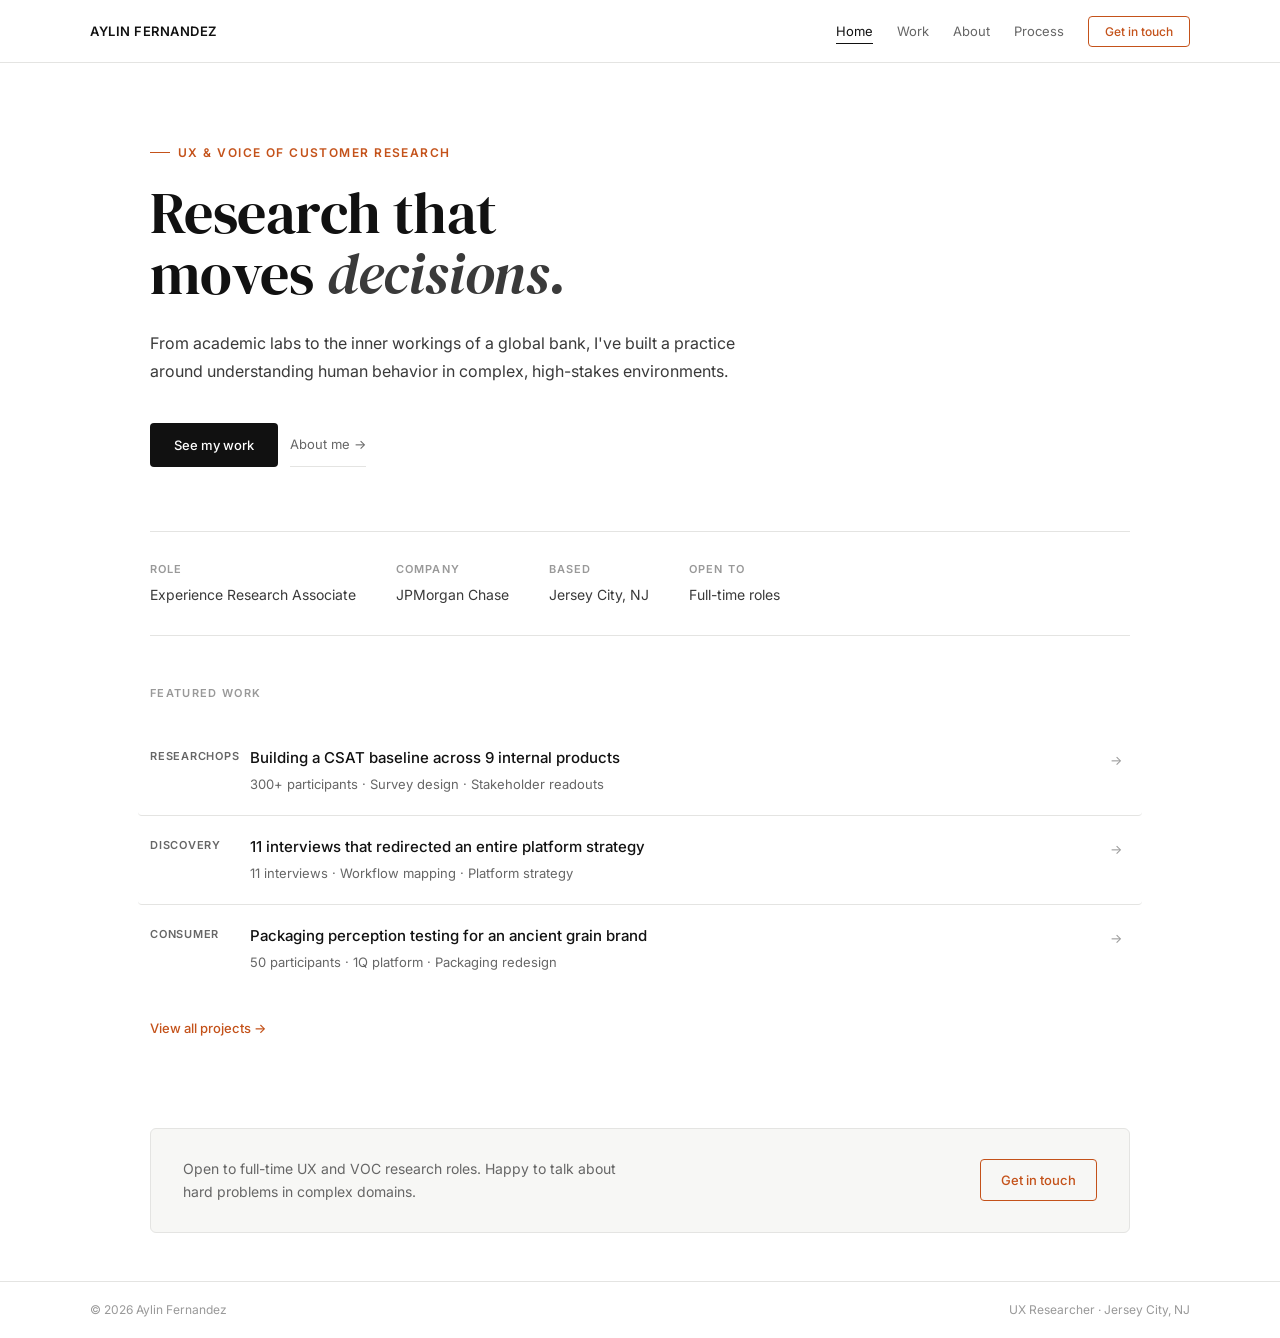
<file: index.html>
<!DOCTYPE html>
<html lang="en">
<head>
<meta charset="UTF-8">
<meta name="viewport" content="width=device-width, initial-scale=1.0">
<title>Aylin Fernandez — UX Researcher</title>
<link rel="stylesheet" href="shared.css">
<style>
/* HERO */
.home-hero {
  padding: 80px 0 64px;
  border-bottom: 1px solid var(--border);
}
.home-eyebrow {
  font-size: 12px;
  font-weight: 600;
  letter-spacing: 0.12em;
  text-transform: uppercase;
  color: var(--accent);
  margin-bottom: 20px;
  display: flex;
  align-items: center;
  gap: 8px;
}
.home-eyebrow::before {
  content: '';
  display: inline-block;
  width: 20px;
  height: 1px;
  background: var(--accent);
}
.home-headline {
  font-family: var(--serif);
  font-size: clamp(42px, 6vw, 58px);
  font-weight: 400;
  line-height: 1.05;
  color: var(--ink);
  margin-bottom: 24px;
  letter-spacing: -0.01em;
  max-width: 720px;
}
.home-headline em { font-style: italic; color: var(--ink2); }
.home-sub {
  font-size: 16px;
  color: var(--ink2);
  line-height: 1.8;
  max-width: 640px;
  margin-bottom: 36px;
}
.home-actions { display: flex; gap: 12px; align-items: center; }
.btn-primary {
  font-size: 13px;
  font-weight: 500;
  background: var(--ink);
  color: white;
  padding: 11px 24px;
  border-radius: 4px;
  text-decoration: none;
  transition: opacity 0.15s;
}
.btn-primary:hover { opacity: 0.82; }
.btn-ghost {
  font-size: 13px;
  color: var(--muted);
  text-decoration: none;
  padding: 11px 0;
  border-bottom: 1px solid var(--border);
  transition: all 0.15s;
}
.btn-ghost:hover { color: var(--ink); border-color: var(--ink); }

/* META STRIP */
.home-meta-strip {
  display: flex;
  gap: 40px;
  padding: 28px 0;
  border-bottom: 1px solid var(--border);
  flex-wrap: wrap;
}
.home-meta-item { display: flex; flex-direction: column; gap: 4px; }
.home-meta-item span:first-child {
  font-size: 11px;
  font-weight: 600;
  letter-spacing: 0.1em;
  text-transform: uppercase;
  color: var(--light);
}
.home-meta-item span:last-child { font-size: 14px; color: var(--ink2); }

/* FEATURED */
.home-featured { padding: 48px 0; }
.home-featured-label {
  font-size: 11px;
  font-weight: 600;
  letter-spacing: 0.12em;
  text-transform: uppercase;
  color: var(--light);
  margin-bottom: 24px;
}
.featured-list { display: flex; flex-direction: column; }
.featured-row {
  display: grid;
  grid-template-columns: 80px 1fr 20px;
  gap: 20px;
  padding: 20px 0;
  border-bottom: 1px solid var(--border);
  align-items: start;
  text-decoration: none;
  color: inherit;
  transition: background 0.15s;
  border-radius: 4px;
  margin: 0 -12px;
  padding-left: 12px;
  padding-right: 12px;
}
.featured-row:last-child { border-bottom: none; }
.featured-row:hover { background: var(--surface); }
.featured-row:hover .fr-arrow { color: var(--accent); transform: translateX(3px); }
.fr-tag {
  font-size: 11px;
  font-weight: 600;
  letter-spacing: 0.07em;
  text-transform: uppercase;
  color: var(--muted);
  padding-top: 2px;
  line-height: 1.4;
}
.fr-title { font-size: 15px; font-weight: 500; color: var(--ink); margin-bottom: 5px; line-height: 1.4; }
.fr-meta { font-size: 13px; color: var(--muted); }
.fr-arrow { font-size: 13px; color: var(--light); padding-top: 2px; transition: all 0.15s; }
.home-all-link {
  display: inline-flex;
  align-items: center;
  gap: 6px;
  font-size: 13px;
  font-weight: 500;
  color: var(--accent);
  text-decoration: none;
  margin-top: 24px;
}
.home-all-link:hover { text-decoration: underline; }

/* CONTACT NUDGE */
.home-contact-nudge {
  margin-top: 40px;
  margin-bottom: 48px;
  padding: 28px 32px;
  background: var(--surface);
  border-radius: 6px;
  border: 1px solid var(--border);
  display: flex;
  justify-content: space-between;
  align-items: center;
  gap: 24px;
}
.home-contact-nudge p { font-size: 14px; color: var(--muted); line-height: 1.65; max-width: 440px; }
.nudge-cta {
  font-size: 13px;
  font-weight: 500;
  color: var(--accent);
  text-decoration: none;
  border: 1px solid var(--accent);
  padding: 9px 20px;
  border-radius: 4px;
  white-space: nowrap;
  transition: background 0.15s;
  flex-shrink: 0;
}
.nudge-cta:hover { background: var(--accent-light); }

@media (max-width: 768px) {
  .home-meta-strip { gap: 20px; }
  .featured-row { grid-template-columns: 64px 1fr 16px; }
  .home-contact-nudge { flex-direction: column; align-items: flex-start; }
}
</style>
</head>
<body>

<div class="nav-outer">
  <div class="nav-inner">
    <a href="index.html" class="nav-logo">Aylin Fernandez</a>
    <ul class="nav-links">
      <li><a href="index.html" class="active">Home</a></li>
      <li><a href="work.html">Work</a></li>
      <li><a href="about.html">About</a></li>
      <li><a href="process.html">Process</a></li>
      <li><a href="contact.html" class="nav-cta">Get in touch</a></li>
    </ul>
  </div>
</div>

<div class="content">
  <div class="home-hero">
    <div class="home-eyebrow">UX &amp; Voice of Customer Research</div>
    <h1 class="home-headline">Research that<br>moves <em>decisions.</em></h1>
    <p class="home-sub">From academic labs to the inner workings of a global bank, I've built a practice around understanding human behavior in complex, high-stakes environments.</p>
    <div class="home-actions">
      <a href="work.html" class="btn-primary">See my work</a>
      <a href="about.html" class="btn-ghost">About me →</a>
    </div>
  </div>

  <div class="home-meta-strip">
    <div class="home-meta-item"><span>Role</span><span>Experience Research Associate</span></div>
    <div class="home-meta-item"><span>Company</span><span>JPMorgan Chase</span></div>
    <div class="home-meta-item"><span>Based</span><span>Jersey City, NJ</span></div>
    <div class="home-meta-item"><span>Open to</span><span>Full-time roles</span></div>
  </div>

  <div class="home-featured">
    <div class="home-featured-label">Featured work</div>
    <div class="featured-list">
      <a href="project-csat.html" class="featured-row">
        <div class="fr-tag">ResearchOps</div>
        <div><div class="fr-title">Building a CSAT baseline across 9 internal products</div><div class="fr-meta">300+ participants · Survey design · Stakeholder readouts</div></div>
        <div class="fr-arrow">→</div>
      </a>
      <a href="project-analytics.html" class="featured-row">
        <div class="fr-tag">Discovery</div>
        <div><div class="fr-title">11 interviews that redirected an entire platform strategy</div><div class="fr-meta">11 interviews · Workflow mapping · Platform strategy</div></div>
        <div class="fr-arrow">→</div>
      </a>
      <a href="project-ollin.html" class="featured-row">
        <div class="fr-tag">Consumer</div>
        <div><div class="fr-title">Packaging perception testing for an ancient grain brand</div><div class="fr-meta">50 participants · 1Q platform · Packaging redesign</div></div>
        <div class="fr-arrow">→</div>
      </a>
    </div>
    <a href="work.html" class="home-all-link">View all projects →</a>
  </div>

  <div class="home-contact-nudge">
    <p>Open to full-time UX and VOC research roles. Happy to talk about hard problems in complex domains.</p>
    <a href="contact.html" class="nudge-cta">Get in touch</a>
  </div>
</div>

<div class="footer-outer">
  <div class="footer-inner">
    <span>© 2026 Aylin Fernandez</span>
    <span>UX Researcher · Jersey City, NJ</span>
  </div>
</div>

</body>
</html>
</file>
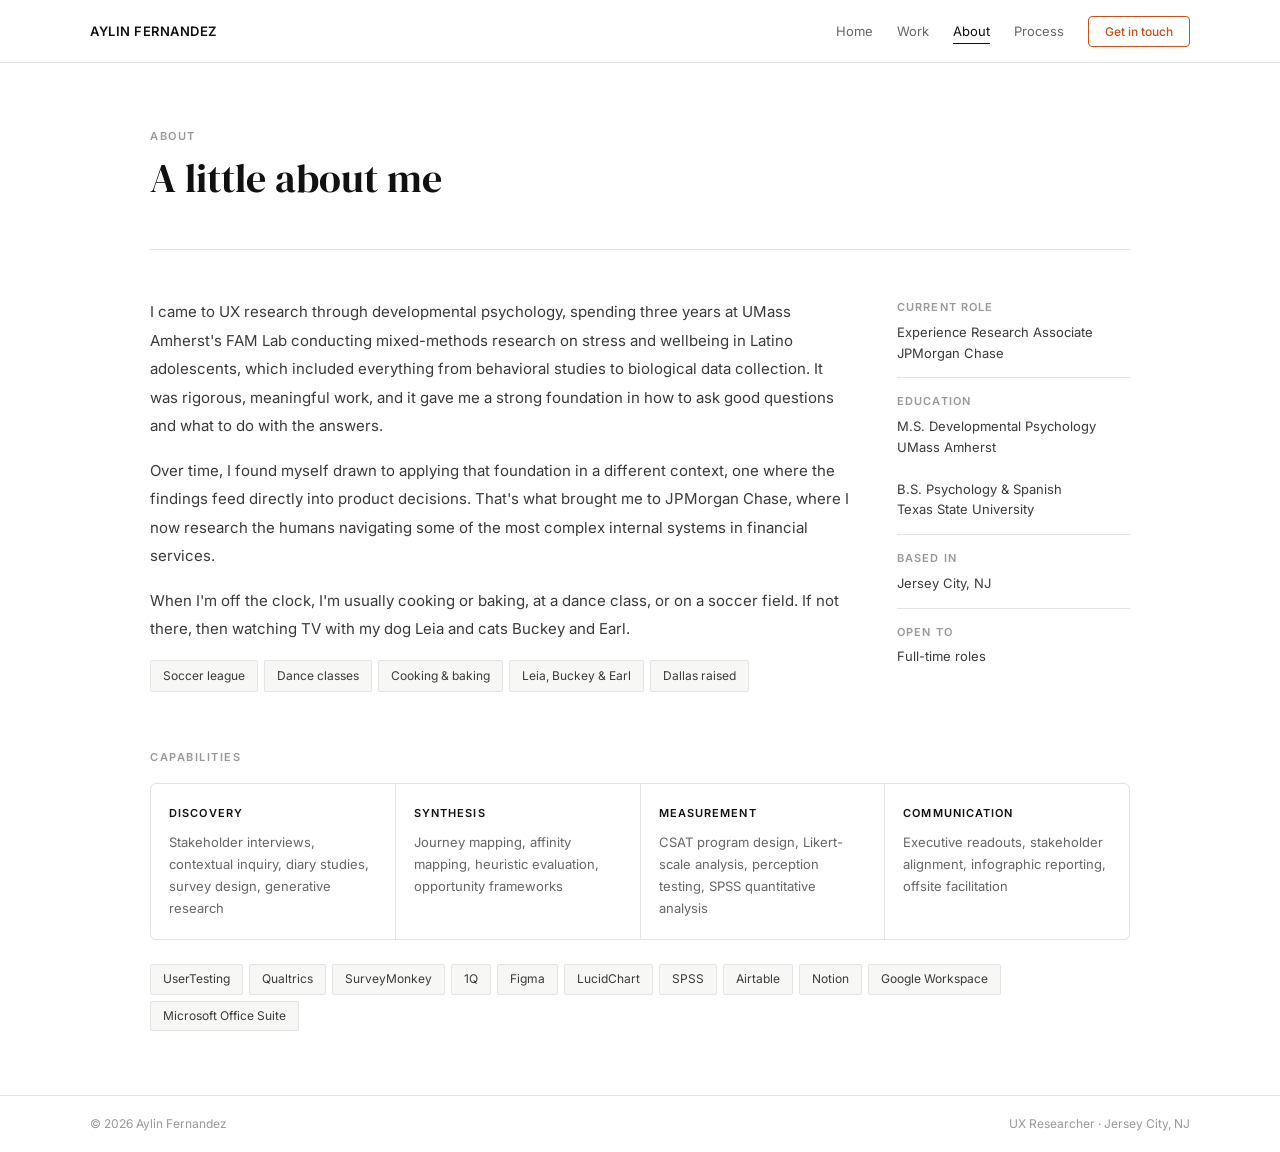
<file: about.html>
<!DOCTYPE html>
<html lang="en">
<head>
<meta charset="UTF-8">
<meta name="viewport" content="width=device-width, initial-scale=1.0">
<title>About — Aylin Fernandez</title>
<link rel="stylesheet" href="shared.css">
<style>
.about-bio {
  display: grid;
  grid-template-columns: 1.5fr 0.5fr;
  gap: 48px;
  margin-bottom: 56px;
}
.about-text { font-size: 15px; color: var(--ink2); line-height: 1.9; }
.about-text p { margin-bottom: 16px; }
.about-text p:last-child { margin-bottom: 0; }
.fun-tags { display: flex; flex-wrap: wrap; gap: 6px; margin-top: 16px; }
.fun-tag {
  font-size: 12px;
  color: var(--ink2);
  background: var(--surface);
  border: 1px solid var(--border);
  padding: 4px 12px;
  border-radius: 2px;
}
.about-aside { display: flex; flex-direction: column; }
.aside-item { padding: 14px 0; border-bottom: 1px solid var(--border); }
.aside-item:first-child { padding-top: 0; }
.aside-item:last-child { border: none; }
.aside-label {
  font-size: 11px;
  font-weight: 600;
  letter-spacing: 0.1em;
  text-transform: uppercase;
  color: var(--light);
  margin-bottom: 5px;
}
.aside-val { font-size: 13px; color: var(--ink2); line-height: 1.6; }

.caps-label {
  font-size: 11px;
  font-weight: 600;
  letter-spacing: 0.14em;
  text-transform: uppercase;
  color: var(--light);
  margin-bottom: 16px;
}
.caps-grid {
  display: grid;
  grid-template-columns: repeat(4, 1fr);
  gap: 1px;
  background: var(--border);
  border: 1px solid var(--border);
  border-radius: 6px;
  overflow: hidden;
  margin-bottom: 24px;
}
.cap-cell { background: var(--bg); padding: 20px 18px; }
.cap-cell h4 {
  font-size: 11px;
  font-weight: 600;
  letter-spacing: 0.1em;
  text-transform: uppercase;
  color: var(--ink);
  margin-bottom: 8px;
}
.cap-cell p { font-size: 13px; color: var(--muted); line-height: 1.7; }

.tools-wrap { display: flex; flex-wrap: wrap; gap: 6px; margin-bottom: 64px; }
.tool-pill {
  font-size: 12px;
  color: var(--ink2);
  background: var(--surface);
  border: 1px solid var(--border);
  padding: 4px 12px;
  border-radius: 2px;
}

@media (max-width: 768px) {
  .about-bio { grid-template-columns: 1fr; }
  .caps-grid { grid-template-columns: 1fr 1fr; }
}
</style>
</head>
<body>

<div class="nav-outer">
  <div class="nav-inner">
    <a href="index.html" class="nav-logo">Aylin Fernandez</a>
    <ul class="nav-links">
      <li><a href="index.html">Home</a></li>
      <li><a href="work.html">Work</a></li>
      <li><a href="about.html" class="active">About</a></li>
      <li><a href="process.html">Process</a></li>
      <li><a href="contact.html" class="nav-cta">Get in touch</a></li>
    </ul>
  </div>
</div>

<div class="content">
  <div class="page-header">
    <div class="page-label">About</div>
    <h1 class="page-title">A little about me</h1>
  </div>

  <div class="about-bio">
    <div class="about-text">
      <p>I came to UX research through developmental psychology, spending three years at UMass Amherst's FAM Lab conducting mixed-methods research on stress and wellbeing in Latino adolescents, which included everything from behavioral studies to biological data collection. It was rigorous, meaningful work, and it gave me a strong foundation in how to ask good questions and what to do with the answers.</p>
      <p>Over time, I found myself drawn to applying that foundation in a different context, one where the findings feed directly into product decisions. That's what brought me to JPMorgan Chase, where I now research the humans navigating some of the most complex internal systems in financial services.</p>
      <p>When I'm off the clock, I'm usually cooking or baking, at a dance class, or on a soccer field. If not there, then watching TV with my dog Leia and cats Buckey and Earl.</p>
      <div class="fun-tags">
        <span class="fun-tag">Soccer league</span>
        <span class="fun-tag">Dance classes</span>
        <span class="fun-tag">Cooking &amp; baking</span>
        <span class="fun-tag">Leia, Buckey &amp; Earl</span>
        <span class="fun-tag">Dallas raised</span>
      </div>
    </div>
    <div class="about-aside">
      <div class="aside-item">
        <div class="aside-label">Current role</div>
        <div class="aside-val">Experience Research Associate<br>JPMorgan Chase</div>
      </div>
      <div class="aside-item">
        <div class="aside-label">Education</div>
        <div class="aside-val">M.S. Developmental Psychology<br>UMass Amherst<br><br>B.S. Psychology &amp; Spanish<br>Texas State University</div>
      </div>
      <div class="aside-item">
        <div class="aside-label">Based in</div>
        <div class="aside-val">Jersey City, NJ</div>
      </div>
      <div class="aside-item">
        <div class="aside-label">Open to</div>
        <div class="aside-val">Full-time roles</div>
      </div>
    </div>
  </div>

  <div class="caps-label">Capabilities</div>
  <div class="caps-grid">
    <div class="cap-cell"><h4>Discovery</h4><p>Stakeholder interviews, contextual inquiry, diary studies, survey design, generative research</p></div>
    <div class="cap-cell"><h4>Synthesis</h4><p>Journey mapping, affinity mapping, heuristic evaluation, opportunity frameworks</p></div>
    <div class="cap-cell"><h4>Measurement</h4><p>CSAT program design, Likert-scale analysis, perception testing, SPSS quantitative analysis</p></div>
    <div class="cap-cell"><h4>Communication</h4><p>Executive readouts, stakeholder alignment, infographic reporting, offsite facilitation</p></div>
  </div>

  <div class="tools-wrap">
    <span class="tool-pill">UserTesting</span>
    <span class="tool-pill">Qualtrics</span>
    <span class="tool-pill">SurveyMonkey</span>
    <span class="tool-pill">1Q</span>
    <span class="tool-pill">Figma</span>
    <span class="tool-pill">LucidChart</span>
    <span class="tool-pill">SPSS</span>
    <span class="tool-pill">Airtable</span>
    <span class="tool-pill">Notion</span>
    <span class="tool-pill">Google Workspace</span>
    <span class="tool-pill">Microsoft Office Suite</span>
  </div>
</div>

<div class="footer-outer">
  <div class="footer-inner">
    <span>© 2026 Aylin Fernandez</span>
    <span>UX Researcher · Jersey City, NJ</span>
  </div>
</div>

</body>
</html>
</file>
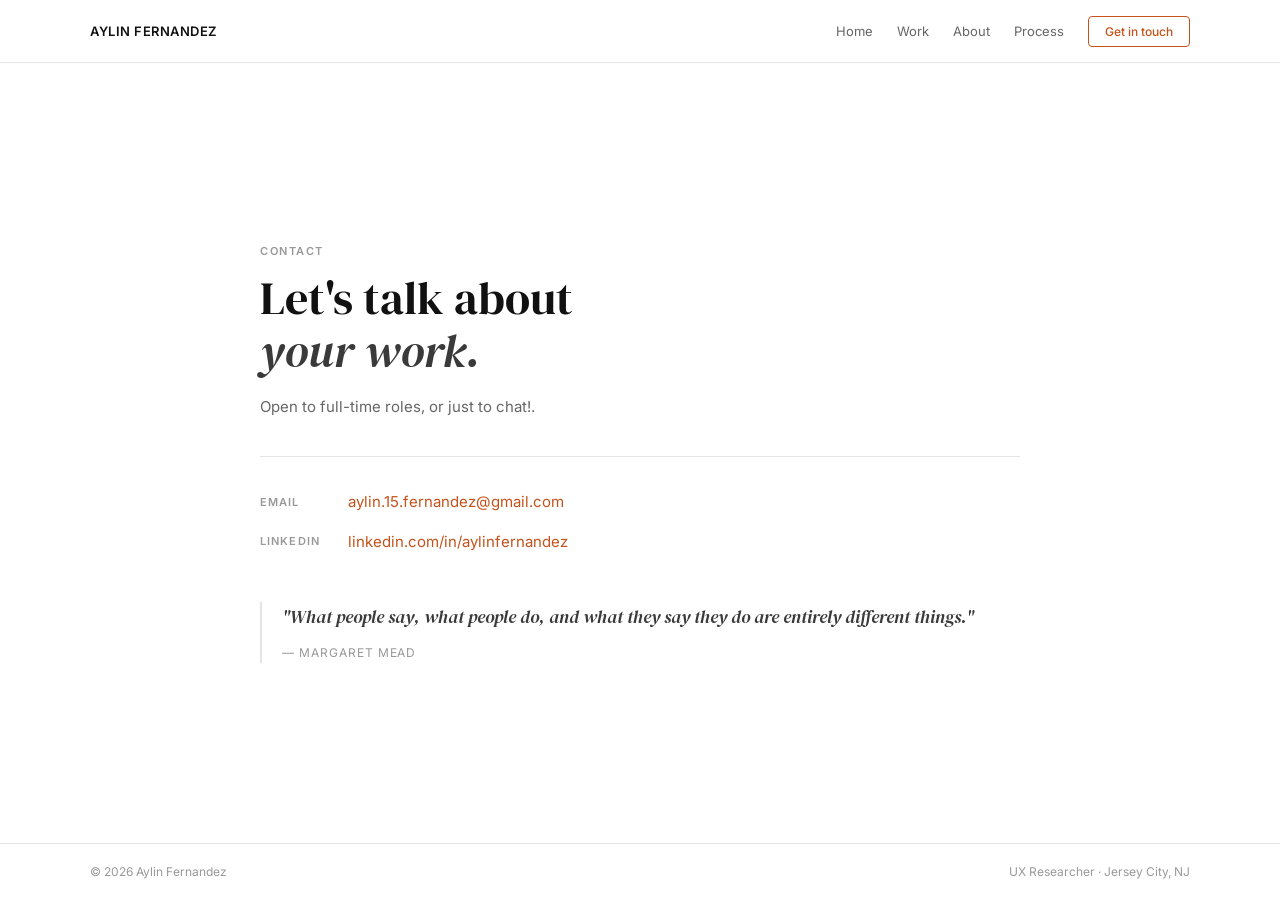
<file: contact.html>
<!DOCTYPE html>
<html lang="en">
<head>
<meta charset="UTF-8">
<meta name="viewport" content="width=device-width, initial-scale=1.0">
<title>Contact — Aylin Fernandez</title>
<link rel="stylesheet" href="shared.css">
<style>
.contact-wrap {
  flex: 1;
  display: flex;
  align-items: center;
  justify-content: center;
  padding: 80px 40px;
  min-height: calc(100vh - 120px);
}
.contact-inner { max-width: 760px; width: 100%; }
.contact-headline {
  font-family: var(--serif);
  font-size: clamp(36px, 5vw, 46px);
  font-weight: 400;
  line-height: 1.15;
  color: var(--ink);
  margin-bottom: 16px;
  margin-top: 12px;
}
.contact-headline em { font-style: italic; color: var(--ink2); }
.contact-desc { font-size: 15px; color: var(--muted); line-height: 1.75; margin-bottom: 36px; }
.contact-divider { height: 1px; background: var(--border); margin-bottom: 32px; }
.contact-rows { display: flex; flex-direction: column; gap: 14px; margin-bottom: 48px; }
.contact-row { display: flex; align-items: center; gap: 16px; }
.contact-row-label {
  font-size: 11px;
  font-weight: 600;
  letter-spacing: 0.1em;
  text-transform: uppercase;
  color: var(--light);
  min-width: 72px;
}
.contact-row-val { font-size: 15px; }
.contact-row-val a { color: var(--accent); text-decoration: none; }
.contact-row-val a:hover { text-decoration: underline; }
.quote-block { border-left: 2px solid var(--border); padding-left: 20px; }
.quote-text {
  font-family: var(--serif);
  font-size: 18px;
  font-style: italic;
  color: var(--ink2);
  line-height: 1.7;
  margin-bottom: 10px;
}
.quote-cite {
  font-size: 12px;
  color: var(--light);
  letter-spacing: 0.08em;
  text-transform: uppercase;
}
</style>
</head>
<body>

<div class="nav-outer">
  <div class="nav-inner">
    <a href="index.html" class="nav-logo">Aylin Fernandez</a>
    <ul class="nav-links">
      <li><a href="index.html">Home</a></li>
      <li><a href="work.html">Work</a></li>
      <li><a href="about.html">About</a></li>
      <li><a href="process.html">Process</a></li>
      <li><a href="contact.html" class="nav-cta active">Get in touch</a></li>
    </ul>
  </div>
</div>

<div class="contact-wrap">
  <div class="contact-inner">
    <div class="page-label">Contact</div>
    <h1 class="contact-headline">Let's talk about<br><em>your work.</em></h1>
    <p class="contact-desc">Open to full-time roles, or just to chat!.</p>
    <div class="contact-divider"></div>
    <div class="contact-rows">
      <div class="contact-row">
        <span class="contact-row-label">Email</span>
        <span class="contact-row-val"><a href="mailto:aylin.15.fernandez@gmail.com">aylin.15.fernandez@gmail.com</a></span>
      </div>
      <div class="contact-row">
        <span class="contact-row-label">LinkedIn</span>
        <span class="contact-row-val"><a href="https://www.linkedin.com/in/aylinfernandez/" target="_blank">linkedin.com/in/aylinfernandez</a></span>
      </div>
    </div>
    <div class="quote-block">
      <div class="quote-text">"What people say, what people do, and what they say they do are entirely different things."</div>
      <div class="quote-cite">— Margaret Mead</div>
    </div>
  </div>
</div>

<div class="footer-outer">
  <div class="footer-inner">
    <span>© 2026 Aylin Fernandez</span>
    <span>UX Researcher · Jersey City, NJ</span>
  </div>
</div>

</body>
</html>
</file>
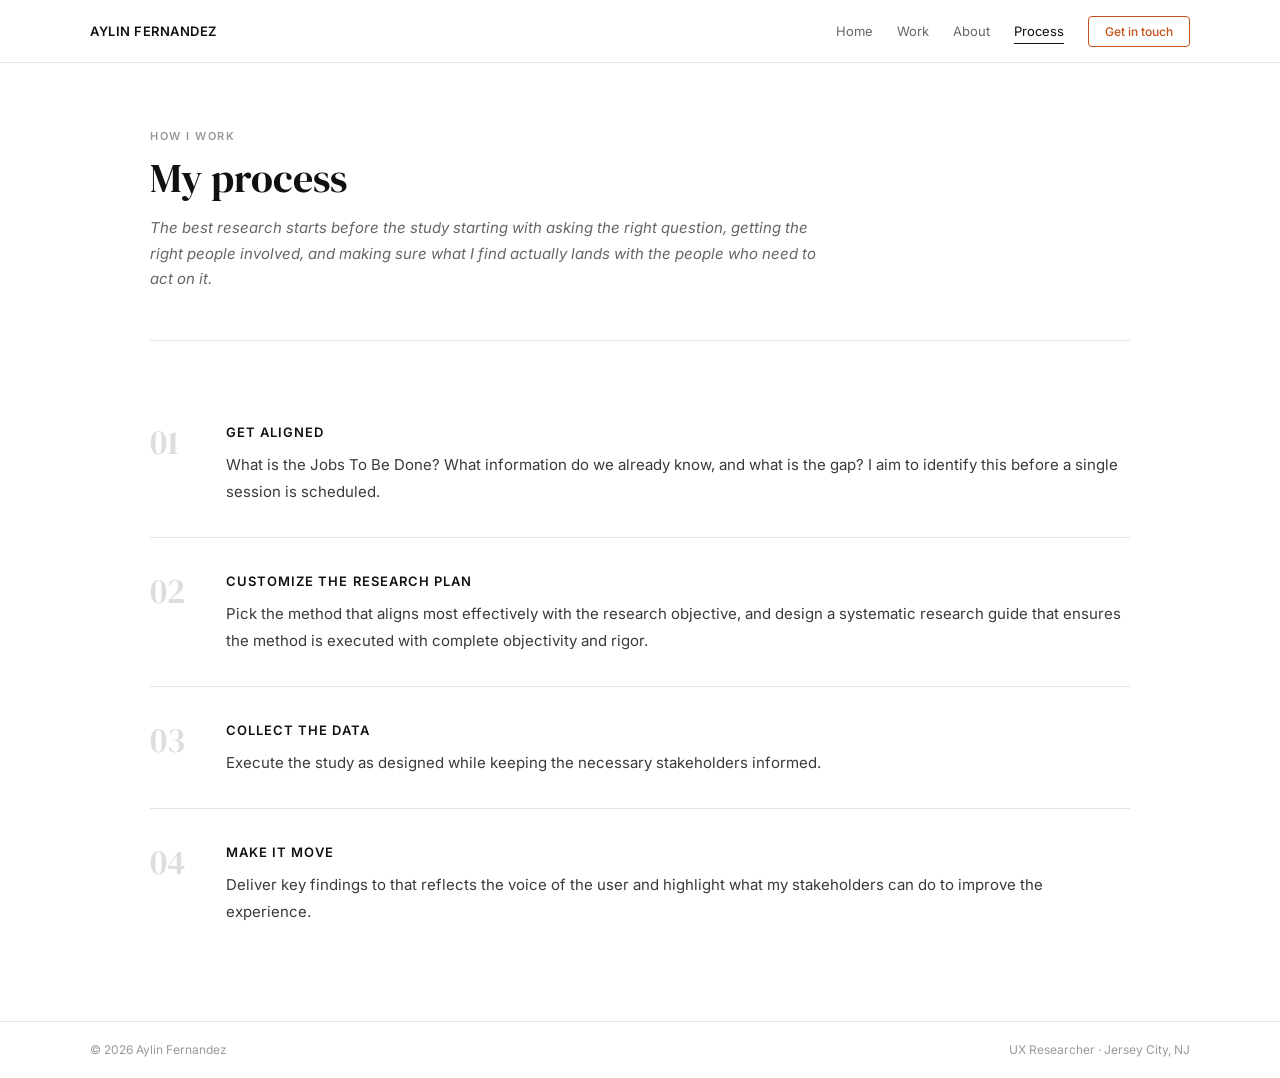
<file: process.html>
<!DOCTYPE html>
<html lang="en">
<head>
<meta charset="UTF-8">
<meta name="viewport" content="width=device-width, initial-scale=1.0">
<title>Process — Aylin Fernandez</title>
<link rel="stylesheet" href="shared.css">
<style>
.process-steps { display: flex; flex-direction: column; margin-bottom: 64px; }
.process-step {
  display: grid;
  grid-template-columns: 52px 1fr;
  gap: 24px;
  padding: 32px 0;
  border-bottom: 1px solid var(--border);
  align-items: start;
}
.process-step:last-child { border-bottom: none; }
.step-num {
  font-family: var(--serif);
  font-size: 34px;
  color: #DDDDDD;
  font-weight: 400;
  line-height: 1;
  padding-top: 4px;
}
.step-title {
  font-size: 13px;
  font-weight: 600;
  letter-spacing: 0.08em;
  text-transform: uppercase;
  color: var(--ink);
  margin-bottom: 8px;
}
.step-text { font-size: 15px; color: var(--ink2); line-height: 1.8; }
</style>
</head>
<body>

<div class="nav-outer">
  <div class="nav-inner">
    <a href="index.html" class="nav-logo">Aylin Fernandez</a>
    <ul class="nav-links">
      <li><a href="index.html">Home</a></li>
      <li><a href="work.html">Work</a></li>
      <li><a href="about.html">About</a></li>
      <li><a href="process.html" class="active">Process</a></li>
      <li><a href="contact.html" class="nav-cta">Get in touch</a></li>
    </ul>
  </div>
</div>

<div class="content">
  <div class="page-header">
    <div class="page-label">How I work</div>
    <h1 class="page-title">My process</h1>
    <p class="page-intro">The best research starts before the study starting with asking the right question, getting the right people involved, and making sure what I find actually lands with the people who need to act on it.</p>
  </div>

  <div class="process-steps">
    <div class="process-step">
      <div class="step-num">01</div>
      <div>
        <div class="step-title">Get aligned</div>
        <p class="step-text">What is the Jobs To Be Done? What information do we already know, and what is the gap? I aim to identify this before a single session is scheduled.</p>
      </div>
    </div>
    <div class="process-step">
      <div class="step-num">02</div>
      <div>
        <div class="step-title">Customize the research plan</div>
        <p class="step-text">Pick the method that aligns most effectively with the research objective, and design a systematic research guide that ensures the method is executed with complete objectivity and rigor. </p>
      </div>
    </div>
    <div class="process-step">
      <div class="step-num">03</div>
      <div>
        <div class="step-title">Collect the data</div>
        <p class="step-text">Execute the study as designed while keeping the necessary stakeholders informed.</p>
      </div>
    </div>
    <div class="process-step">
      <div class="step-num">04</div>
      <div>
        <div class="step-title">Make it move</div>
        <p class="step-text">Deliver key findings to that reflects the voice of the user and highlight what my stakeholders can do to improve the experience. </p>
      </div>
    </div>
  </div>
</div>

<div class="footer-outer">
  <div class="footer-inner">
    <span>© 2026 Aylin Fernandez</span>
    <span>UX Researcher · Jersey City, NJ</span>
  </div>
</div>

</body>
</html>
</file>
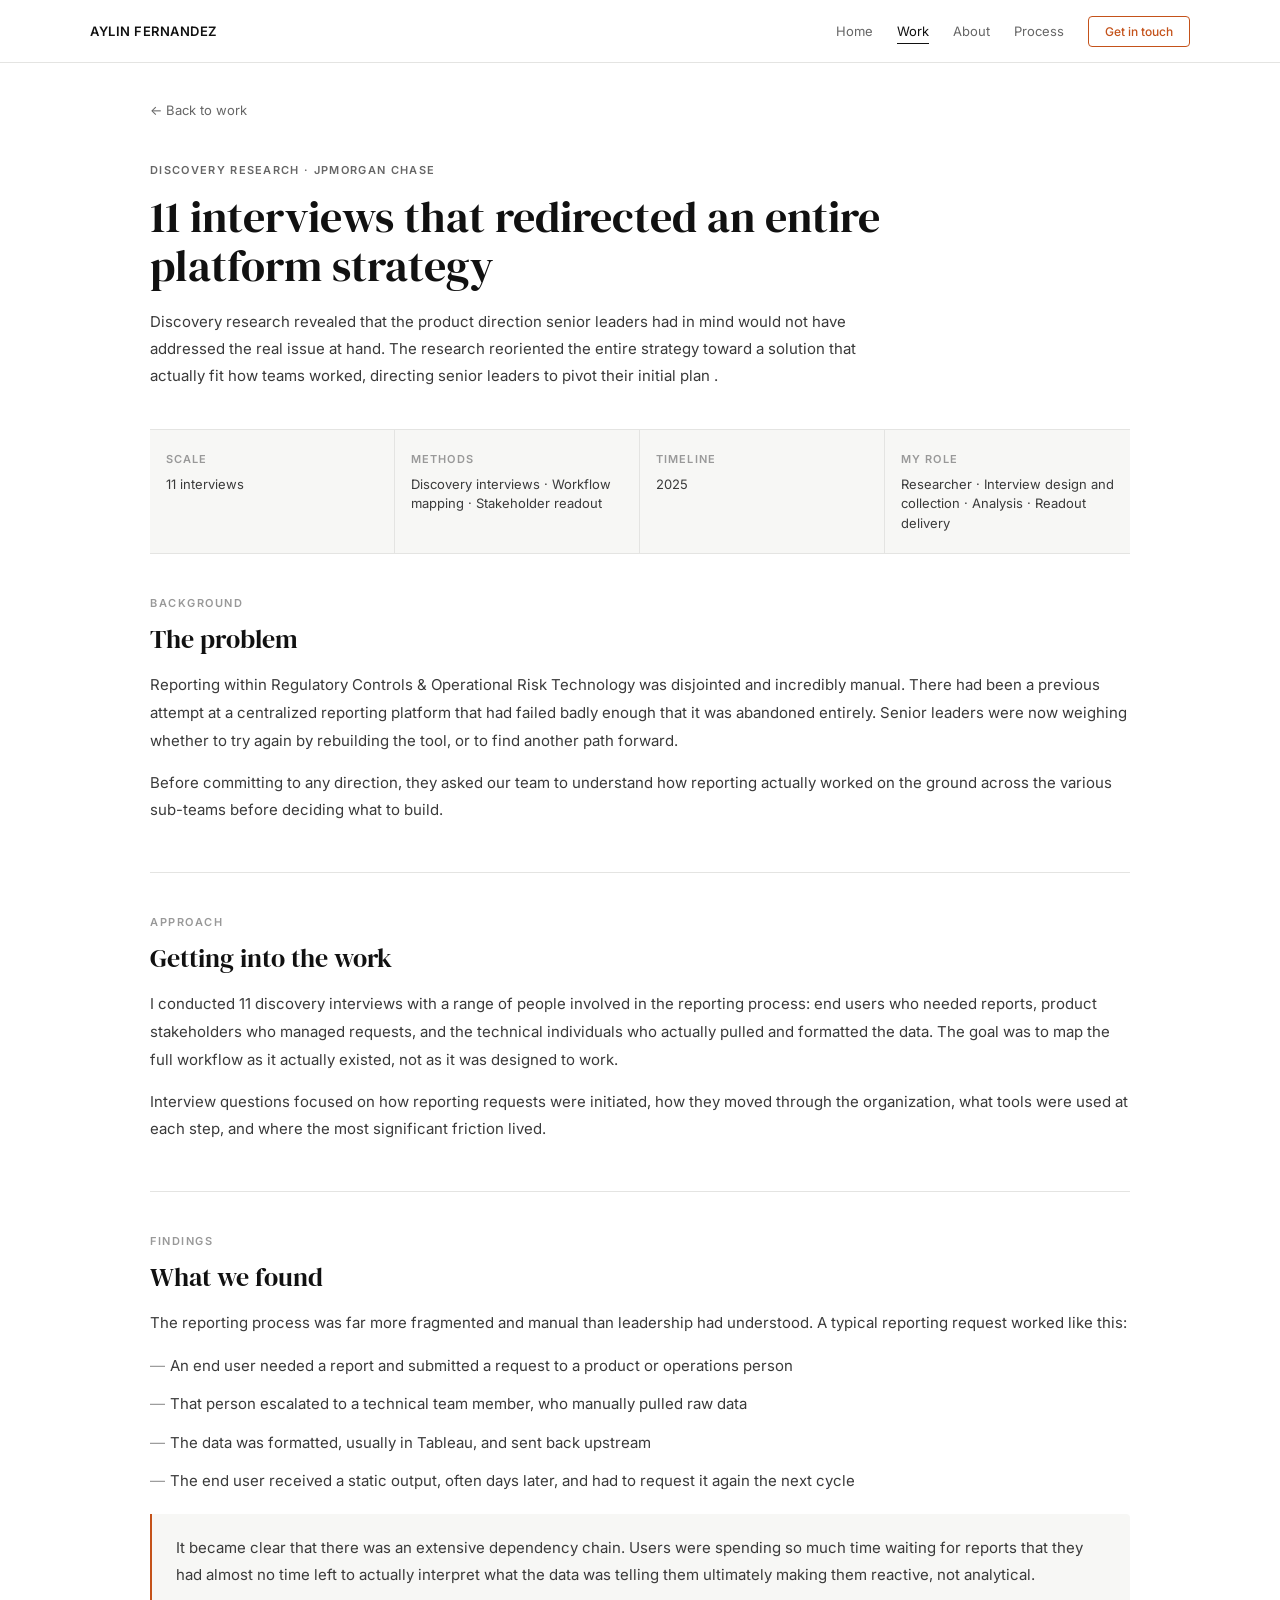
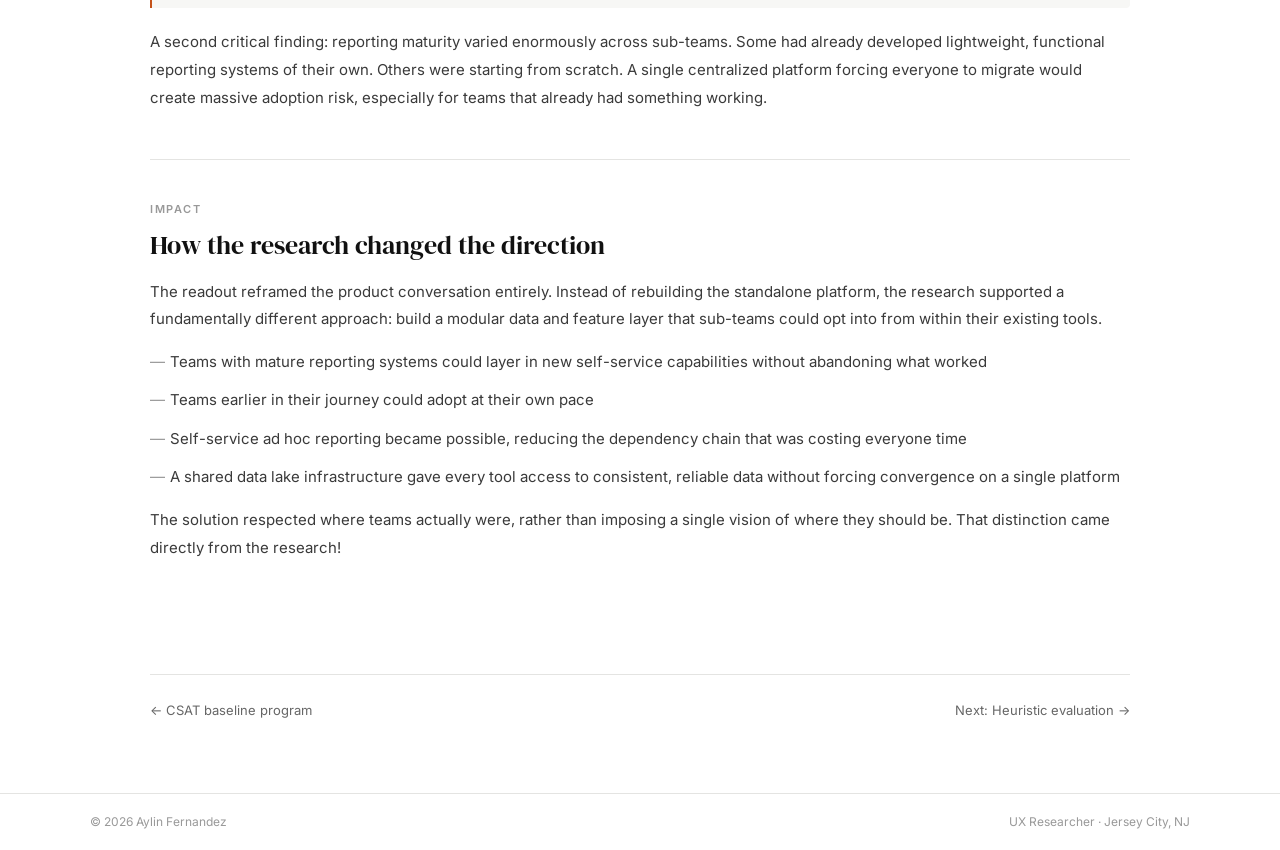
<file: project-analytics.html>
<!DOCTYPE html>
<html lang="en">
<head>
<meta charset="UTF-8">
<meta name="viewport" content="width=device-width, initial-scale=1.0">
<title>Analytics Platform Discovery — Aylin Fernandez</title>
<link rel="stylesheet" href="shared.css">
<link rel="stylesheet" href="project.css">
</head>
<body>

<div class="nav-outer">
  <div class="nav-inner">
    <a href="index.html" class="nav-logo">Aylin Fernandez</a>
    <ul class="nav-links">
      <li><a href="index.html">Home</a></li>
      <li><a href="work.html" class="active">Work</a></li>
      <li><a href="about.html">About</a></li>
      <li><a href="process.html">Process</a></li>
      <li><a href="contact.html" class="nav-cta">Get in touch</a></li>
    </ul>
  </div>
</div>

<div class="content">
  <a href="work.html" class="back-link">← Back to work</a>
  <div class="proj-page-tag">Discovery Research · JPMorgan Chase</div>
  <h1 class="proj-page-title">11 interviews that redirected an entire platform strategy</h1>
  <p class="proj-page-summary">Discovery research revealed that the product direction senior leaders had in mind would not have addressed the real issue at hand. The research reoriented the entire strategy toward a solution that actually fit how teams worked, directing senior leaders to pivot their initial plan .</p>

  <div class="proj-meta-bar">
    <div class="proj-meta-cell"><div class="proj-meta-label">Scale</div><div class="proj-meta-val">11 interviews</div></div>
    <div class="proj-meta-cell"><div class="proj-meta-label">Methods</div><div class="proj-meta-val">Discovery interviews · Workflow mapping · Stakeholder readout</div></div>
    <div class="proj-meta-cell"><div class="proj-meta-label">Timeline</div><div class="proj-meta-val">2025</div></div>
    <div class="proj-meta-cell"><div class="proj-meta-label">My role</div><div class="proj-meta-val">Researcher · Interview design and collection · Analysis · Readout delivery</div></div>
  </div>

  <div class="proj-body">
    <div class="proj-section">
      <div class="proj-section-label">Background</div>
      <h2>The problem</h2>
      <p>Reporting within Regulatory Controls &amp; Operational Risk Technology was disjointed and incredibly manual. There had been a previous attempt at a centralized reporting platform that had failed badly enough that it was abandoned entirely. Senior leaders were now weighing whether to try again by rebuilding the tool, or to find another path forward.</p>
      <p>Before committing to any direction, they asked our team to understand how reporting actually worked on the ground across the various sub-teams before deciding what to build.</p>
    </div>

    <div class="proj-divider"></div>

    <div class="proj-section">
      <div class="proj-section-label">Approach</div>
      <h2>Getting into the work</h2>
      <p>I conducted 11 discovery interviews with a range of people involved in the reporting process: end users who needed reports, product stakeholders who managed requests, and the technical individuals who actually pulled and formatted the data. The goal was to map the full workflow as it actually existed, not as it was designed to work.</p>
      <p>Interview questions focused on how reporting requests were initiated, how they moved through the organization, what tools were used at each step, and where the most significant friction lived.</p>
    </div>

    <div class="proj-divider"></div>

    <div class="proj-section">
      <div class="proj-section-label">Findings</div>
      <h2>What we found</h2>
      <p>The reporting process was far more fragmented and manual than leadership had understood. A typical reporting request worked like this:</p>
      <ul class="finding-list">
        <li>An end user needed a report and submitted a request to a product or operations person</li>
        <li>That person escalated to a technical team member, who manually pulled raw data</li>
        <li>The data was formatted, usually in Tableau, and sent back upstream</li>
        <li>The end user received a static output, often days later, and had to request it again the next cycle</li>
      </ul>
      <div class="highlight-box">
        <p>It became clear that there was an extensive dependency chain. Users were spending so much time waiting for reports that they had almost no time left to actually interpret what the data was telling them ultimately making them reactive, not analytical.</p>
      </div>
      <p>A second critical finding: reporting maturity varied enormously across sub-teams. Some had already developed lightweight, functional reporting systems of their own. Others were starting from scratch. A single centralized platform forcing everyone to migrate would create massive adoption risk, especially for teams that already had something working.</p>
    </div>

    <div class="proj-divider"></div>

    <div class="proj-section">
      <div class="proj-section-label">Impact</div>
      <h2>How the research changed the direction</h2>
      <p>The readout reframed the product conversation entirely. Instead of rebuilding the standalone platform, the research supported a fundamentally different approach: build a modular data and feature layer that sub-teams could opt into from within their existing tools.</p>
      <ul class="finding-list">
        <li>Teams with mature reporting systems could layer in new self-service capabilities without abandoning what worked</li>
        <li>Teams earlier in their journey could adopt at their own pace</li>
        <li>Self-service ad hoc reporting became possible, reducing the dependency chain that was costing everyone time</li>
        <li>A shared data lake infrastructure gave every tool access to consistent, reliable data without forcing convergence on a single platform</li>
      </ul>
      <p>The solution respected where teams actually were, rather than imposing a single vision of where they should be. That distinction came directly from the research!</p>
    </div>
  </div>

  <div class="proj-nav-row">
    <a href="project-csat.html" class="proj-nav-link">← CSAT baseline program</a>
    <a href="project-heuristic.html" class="proj-nav-link">Next: Heuristic evaluation →</a>
  </div>
</div>

<div class="footer-outer">
  <div class="footer-inner">
    <span>© 2026 Aylin Fernandez</span>
    <span>UX Researcher · Jersey City, NJ</span>
  </div>
</div>

</body>
</html>
</file>
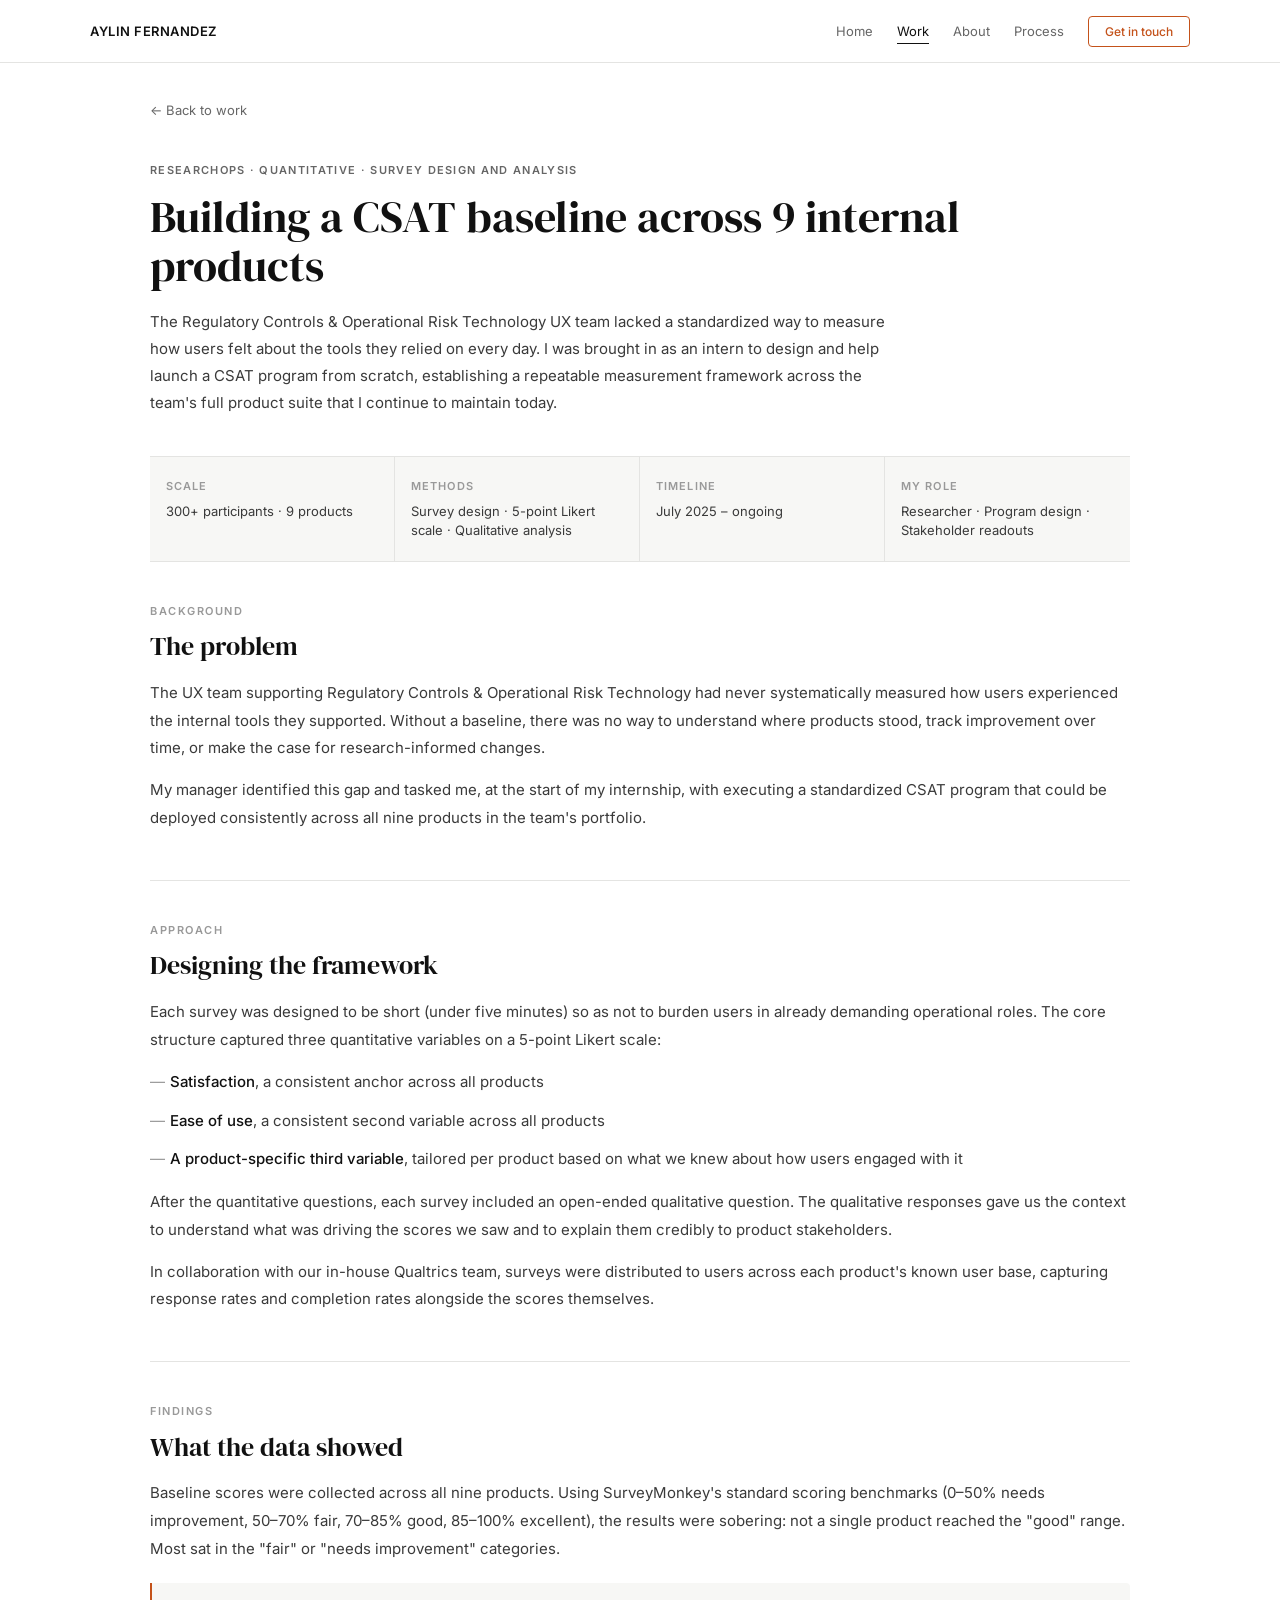
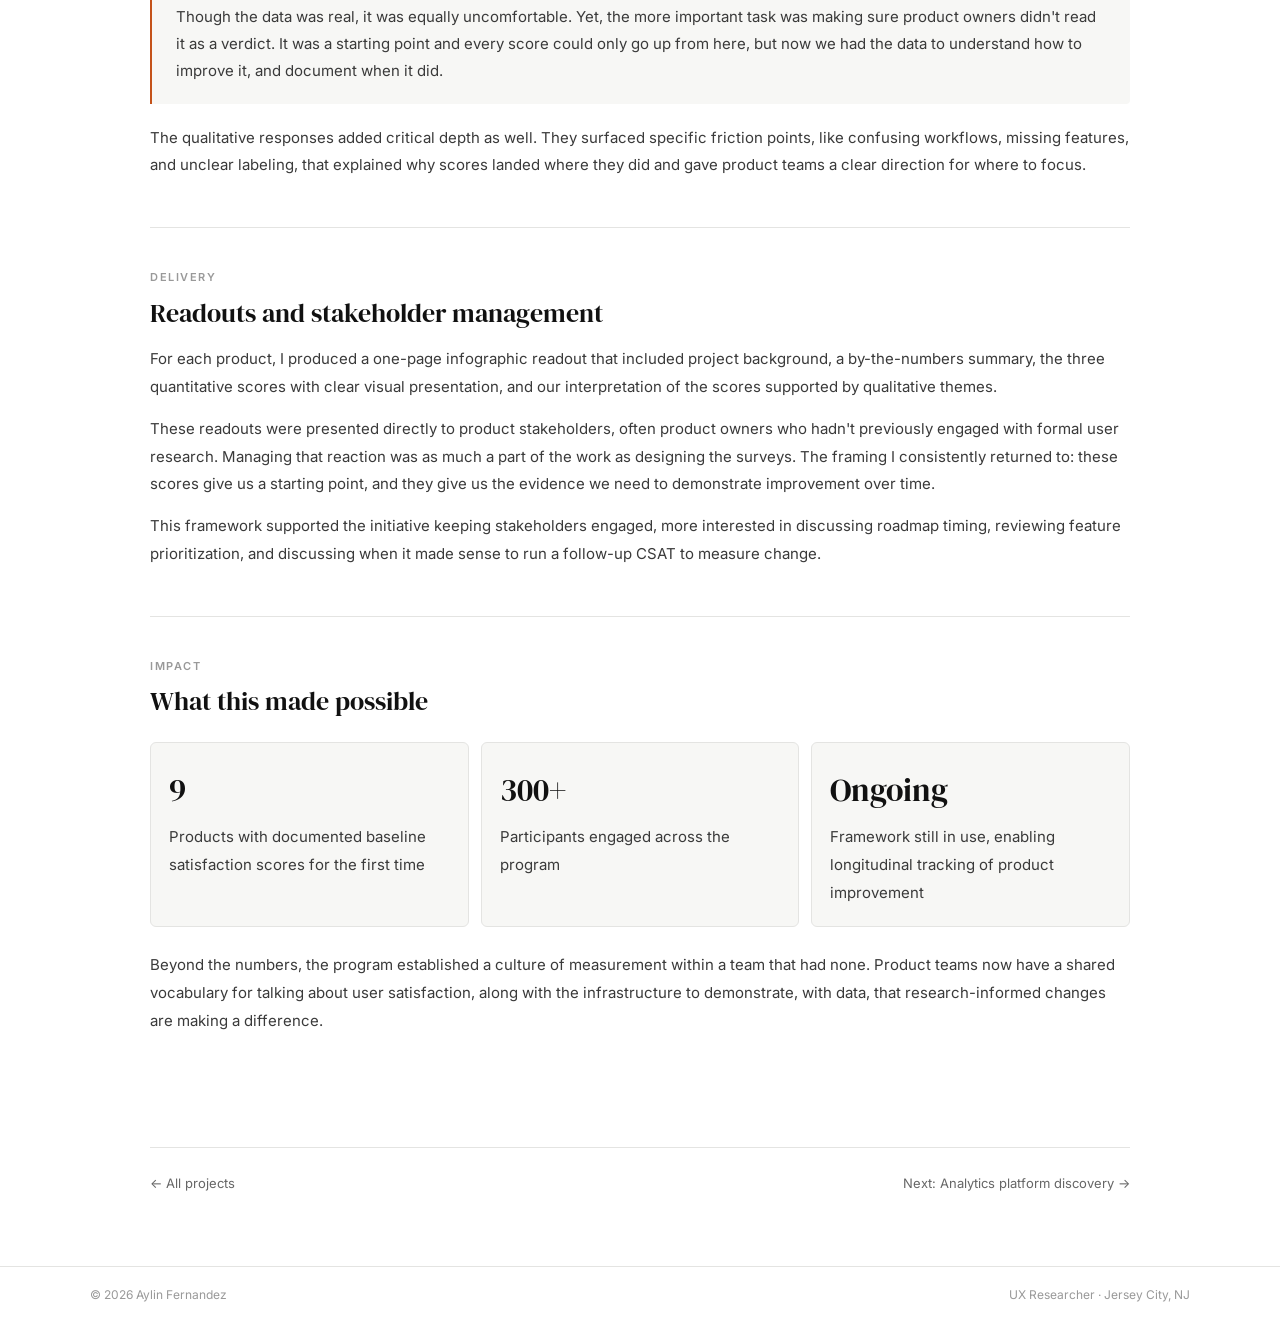
<file: project-csat.html>
<!DOCTYPE html>
<html lang="en">
<head>
<meta charset="UTF-8">
<meta name="viewport" content="width=device-width, initial-scale=1.0">
<title>CSAT Baseline — Aylin Fernandez</title>
<link rel="stylesheet" href="shared.css">
<link rel="stylesheet" href="project.css">
</head>
<body>

<div class="nav-outer">
  <div class="nav-inner">
    <a href="index.html" class="nav-logo">Aylin Fernandez</a>
    <ul class="nav-links">
      <li><a href="index.html">Home</a></li>
      <li><a href="work.html" class="active">Work</a></li>
      <li><a href="about.html">About</a></li>
      <li><a href="process.html">Process</a></li>
      <li><a href="contact.html" class="nav-cta">Get in touch</a></li>
    </ul>
  </div>
</div>

<div class="content">
  <a href="work.html" class="back-link">← Back to work</a>
  <div class="proj-page-tag">ResearchOps · Quantitative · Survey design and analysis</div>
  <h1 class="proj-page-title">Building a CSAT baseline across 9 internal products</h1>
  <p class="proj-page-summary">The Regulatory Controls &amp; Operational Risk Technology UX team lacked a standardized way to measure how users felt about the tools they relied on every day. I was brought in as an intern to design and help launch a CSAT program from scratch, establishing a repeatable measurement framework across the team's full product suite that I continue to maintain today.</p>

  <div class="proj-meta-bar">
    <div class="proj-meta-cell"><div class="proj-meta-label">Scale</div><div class="proj-meta-val">300+ participants · 9 products</div></div>
    <div class="proj-meta-cell"><div class="proj-meta-label">Methods</div><div class="proj-meta-val">Survey design · 5-point Likert scale · Qualitative analysis</div></div>
    <div class="proj-meta-cell"><div class="proj-meta-label">Timeline</div><div class="proj-meta-val">July 2025 – ongoing</div></div>
    <div class="proj-meta-cell"><div class="proj-meta-label">My role</div><div class="proj-meta-val">Researcher · Program design · Stakeholder readouts</div></div>
  </div>

  <div class="proj-body">
    <div class="proj-section">
      <div class="proj-section-label">Background</div>
      <h2>The problem</h2>
      <p>The UX team supporting Regulatory Controls &amp; Operational Risk Technology had never systematically measured how users experienced the internal tools they supported. Without a baseline, there was no way to understand where products stood, track improvement over time, or make the case for research-informed changes.</p>
      <p>My manager identified this gap and tasked me, at the start of my internship, with executing a standardized CSAT program that could be deployed consistently across all nine products in the team's portfolio.</p>
    </div>

    <div class="proj-divider"></div>

    <div class="proj-section">
      <div class="proj-section-label">Approach</div>
      <h2>Designing the framework</h2>
      <p>Each survey was designed to be short (under five minutes) so as not to burden users in already demanding operational roles. The core structure captured three quantitative variables on a 5-point Likert scale:</p>
      <ul class="finding-list">
        <li><strong>Satisfaction</strong>, a consistent anchor across all products</li>
        <li><strong>Ease of use</strong>, a consistent second variable across all products</li>
        <li><strong>A product-specific third variable</strong>, tailored per product based on what we knew about how users engaged with it</li>
      </ul>
      <p>After the quantitative questions, each survey included an open-ended qualitative question. The qualitative responses gave us the context to understand what was driving the scores we saw and to explain them credibly to product stakeholders.</p>
      <p>In collaboration with our in-house Qualtrics team, surveys were distributed to users across each product's known user base, capturing response rates and completion rates alongside the scores themselves.</p>
    </div>

    <div class="proj-divider"></div>

    <div class="proj-section">
      <div class="proj-section-label">Findings</div>
      <h2>What the data showed</h2>
      <p>Baseline scores were collected across all nine products. Using SurveyMonkey's standard scoring benchmarks (0–50% needs improvement, 50–70% fair, 70–85% good, 85–100% excellent), the results were sobering: not a single product reached the "good" range. Most sat in the "fair" or "needs improvement" categories.</p>
      <div class="highlight-box">
        <p>Though the data was real, it was equally uncomfortable. Yet, the more important task was making sure product owners didn't read it as a verdict. It was a starting point and every score could only go up from here, but now we had the data to understand how to improve it, and document when it did.</p>
      </div>
      <p>The qualitative responses added critical depth as well. They surfaced specific friction points, like confusing workflows, missing features, and unclear labeling, that explained why scores landed where they did and gave product teams a clear direction for where to focus.</p>
    </div>

    <div class="proj-divider"></div>

    <div class="proj-section">
      <div class="proj-section-label">Delivery</div>
      <h2>Readouts and stakeholder management</h2>
      <p>For each product, I produced a one-page infographic readout that included project background, a by-the-numbers summary, the three quantitative scores with clear visual presentation, and our interpretation of the scores supported by qualitative themes.</p>
      <p>These readouts were presented directly to product stakeholders, often product owners who hadn't previously engaged with formal user research. Managing that reaction was as much a part of the work as designing the surveys. The framing I consistently returned to: these scores give us a starting point, and they give us the evidence we need to demonstrate improvement over time.</p>
      <p>This framework supported the initiative keeping stakeholders engaged, more interested in discussing roadmap timing, reviewing feature prioritization, and discussing when it made sense to run a follow-up CSAT to measure change.</p>
    </div>

    <div class="proj-divider"></div>

    <div class="proj-section">
      <div class="proj-section-label">Impact</div>
      <h2>What this made possible</h2>
      <div class="outcome-grid">
        <div class="outcome-card"><div class="outcome-num">9</div><p class="outcome-label">Products with documented baseline satisfaction scores for the first time</p></div>
        <div class="outcome-card"><div class="outcome-num">300+</div><p class="outcome-label">Participants engaged across the program</p></div>
        <div class="outcome-card"><div class="outcome-num">Ongoing</div><p class="outcome-label">Framework still in use, enabling longitudinal tracking of product improvement</p></div>
      </div>
      <p>Beyond the numbers, the program established a culture of measurement within a team that had none. Product teams now have a shared vocabulary for talking about user satisfaction, along with the infrastructure to demonstrate, with data, that research-informed changes are making a difference.</p>
    </div>
  </div>

  <div class="proj-nav-row">
    <a href="work.html" class="proj-nav-link">← All projects</a>
    <a href="project-analytics.html" class="proj-nav-link">Next: Analytics platform discovery →</a>
  </div>
</div>

<div class="footer-outer">
  <div class="footer-inner">
    <span>© 2026 Aylin Fernandez</span>
    <span>UX Researcher · Jersey City, NJ</span>
  </div>
</div>

</body>
</html>
</file>
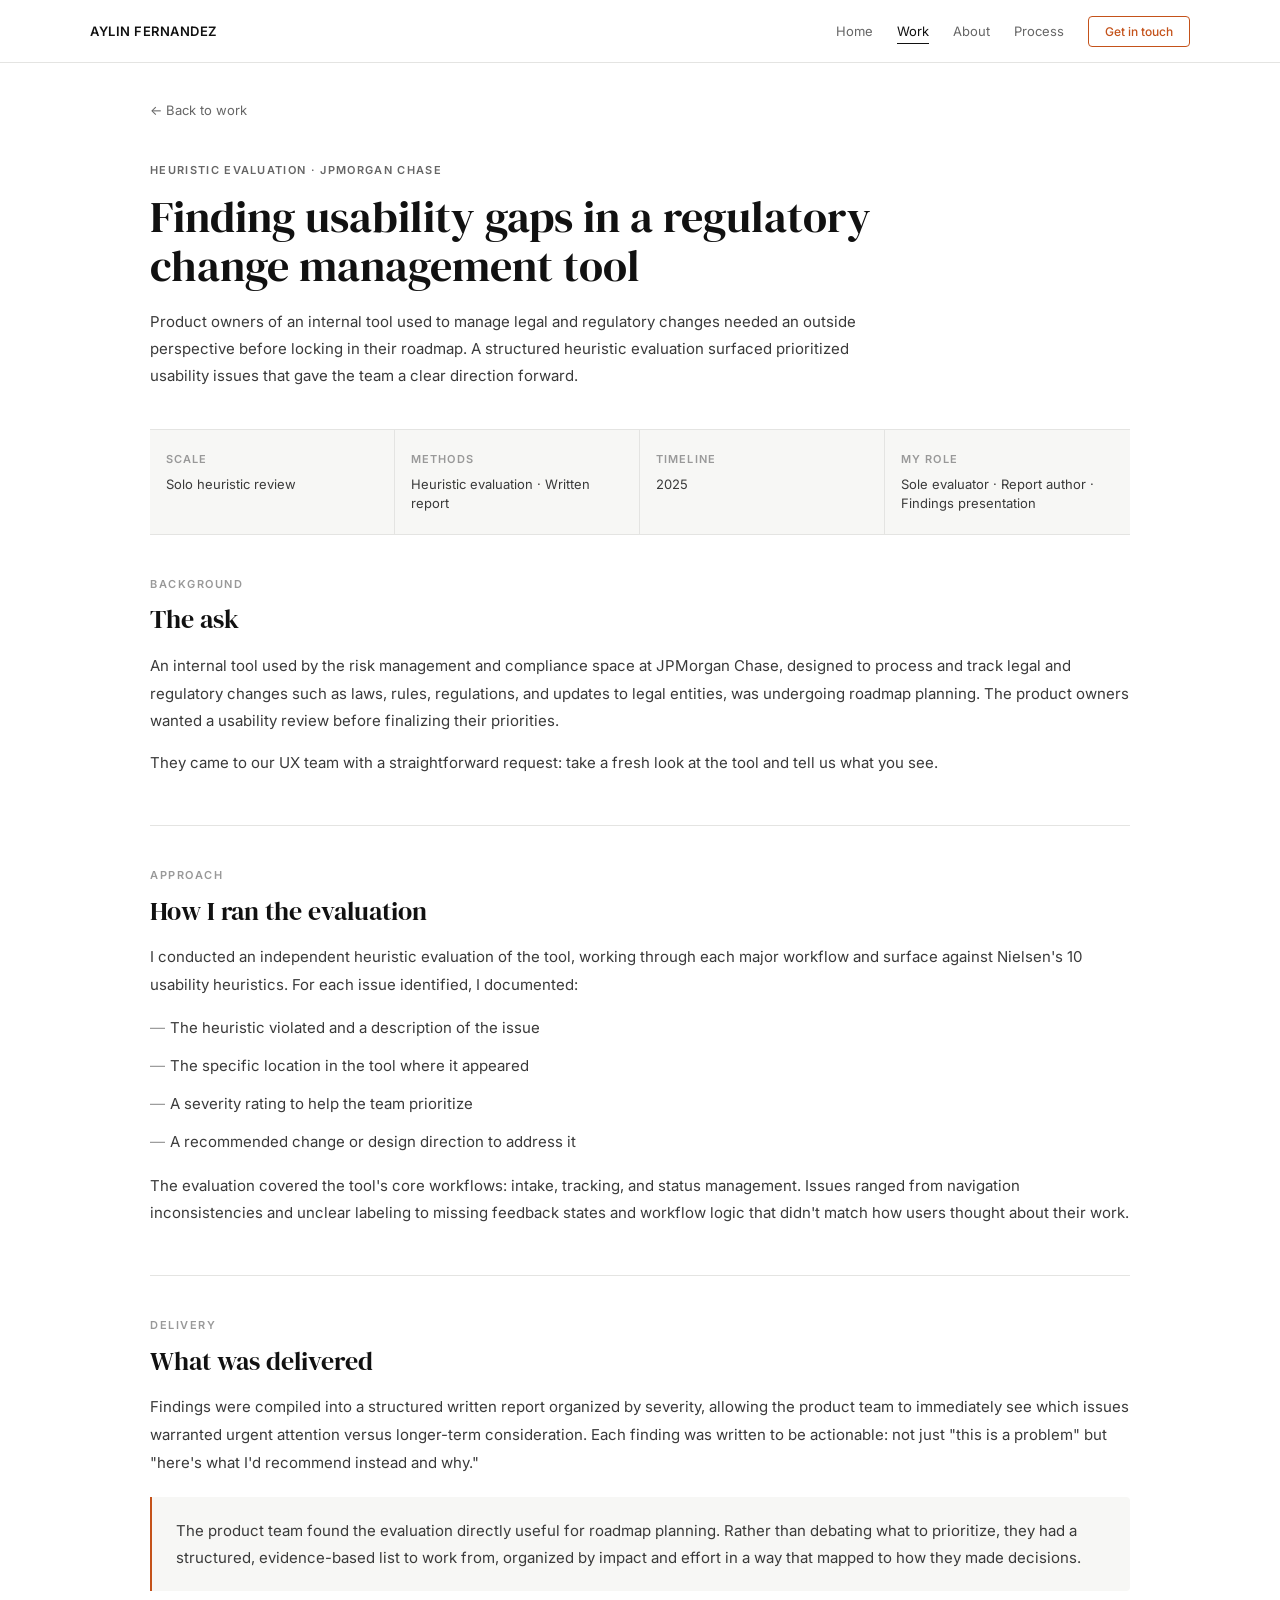
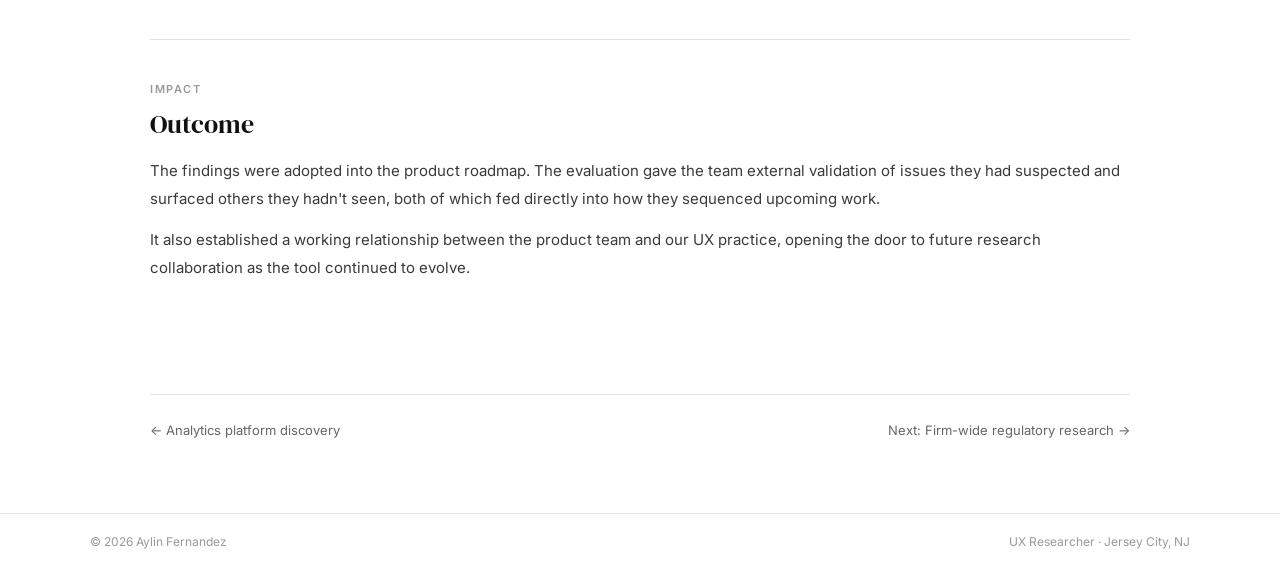
<file: project-heuristic.html>
<!DOCTYPE html>
<html lang="en">
<head>
<meta charset="UTF-8">
<meta name="viewport" content="width=device-width, initial-scale=1.0">
<title>Heuristic Evaluation — Aylin Fernandez</title>
<link rel="stylesheet" href="shared.css">
<link rel="stylesheet" href="project.css">
</head>
<body>

<div class="nav-outer">
  <div class="nav-inner">
    <a href="index.html" class="nav-logo">Aylin Fernandez</a>
    <ul class="nav-links">
      <li><a href="index.html">Home</a></li>
      <li><a href="work.html" class="active">Work</a></li>
      <li><a href="about.html">About</a></li>
      <li><a href="process.html">Process</a></li>
      <li><a href="contact.html" class="nav-cta">Get in touch</a></li>
    </ul>
  </div>
</div>

<div class="content">
  <a href="work.html" class="back-link">← Back to work</a>
  <div class="proj-page-tag">Heuristic Evaluation · JPMorgan Chase</div>
  <h1 class="proj-page-title">Finding usability gaps in a regulatory change management tool</h1>
  <p class="proj-page-summary">Product owners of an internal tool used to manage legal and regulatory changes needed an outside perspective before locking in their roadmap. A structured heuristic evaluation surfaced prioritized usability issues that gave the team a clear direction forward.</p>

  <div class="proj-meta-bar">
    <div class="proj-meta-cell"><div class="proj-meta-label">Scale</div><div class="proj-meta-val">Solo heuristic review</div></div>
    <div class="proj-meta-cell"><div class="proj-meta-label">Methods</div><div class="proj-meta-val">Heuristic evaluation · Written report</div></div>
    <div class="proj-meta-cell"><div class="proj-meta-label">Timeline</div><div class="proj-meta-val">2025</div></div>
    <div class="proj-meta-cell"><div class="proj-meta-label">My role</div><div class="proj-meta-val">Sole evaluator · Report author · Findings presentation</div></div>
  </div>

  <div class="proj-body">
    <div class="proj-section">
      <div class="proj-section-label">Background</div>
      <h2>The ask</h2>
      <p>An internal tool used by the risk management and compliance space at JPMorgan Chase, designed to process and track legal and regulatory changes such as laws, rules, regulations, and updates to legal entities, was undergoing roadmap planning. The product owners wanted a usability review before finalizing their priorities.</p>
      <p>They came to our UX team with a straightforward request: take a fresh look at the tool and tell us what you see.</p>
    </div>

    <div class="proj-divider"></div>

    <div class="proj-section">
      <div class="proj-section-label">Approach</div>
      <h2>How I ran the evaluation</h2>
      <p>I conducted an independent heuristic evaluation of the tool, working through each major workflow and surface against Nielsen's 10 usability heuristics. For each issue identified, I documented:</p>
      <ul class="finding-list">
        <li>The heuristic violated and a description of the issue</li>
        <li>The specific location in the tool where it appeared</li>
        <li>A severity rating to help the team prioritize</li>
        <li>A recommended change or design direction to address it</li>
      </ul>
      <p>The evaluation covered the tool's core workflows: intake, tracking, and status management. Issues ranged from navigation inconsistencies and unclear labeling to missing feedback states and workflow logic that didn't match how users thought about their work.</p>
    </div>

    <div class="proj-divider"></div>

    <div class="proj-section">
      <div class="proj-section-label">Delivery</div>
      <h2>What was delivered</h2>
      <p>Findings were compiled into a structured written report organized by severity, allowing the product team to immediately see which issues warranted urgent attention versus longer-term consideration. Each finding was written to be actionable: not just "this is a problem" but "here's what I'd recommend instead and why."</p>
      <div class="highlight-box">
        <p>The product team found the evaluation directly useful for roadmap planning. Rather than debating what to prioritize, they had a structured, evidence-based list to work from, organized by impact and effort in a way that mapped to how they made decisions.</p>
      </div>
    </div>

    <div class="proj-divider"></div>

    <div class="proj-section">
      <div class="proj-section-label">Impact</div>
      <h2>Outcome</h2>
      <p>The findings were adopted into the product roadmap. The evaluation gave the team external validation of issues they had suspected and surfaced others they hadn't seen, both of which fed directly into how they sequenced upcoming work.</p>
      <p>It also established a working relationship between the product team and our UX practice, opening the door to future research collaboration as the tool continued to evolve.</p>
    </div>
  </div>

  <div class="proj-nav-row">
    <a href="project-analytics.html" class="proj-nav-link">← Analytics platform discovery</a>
    <a href="project-regulatory.html" class="proj-nav-link">Next: Firm-wide regulatory research →</a>
  </div>
</div>

<div class="footer-outer">
  <div class="footer-inner">
    <span>© 2026 Aylin Fernandez</span>
    <span>UX Researcher · Jersey City, NJ</span>
  </div>
</div>

</body>
</html>
</file>
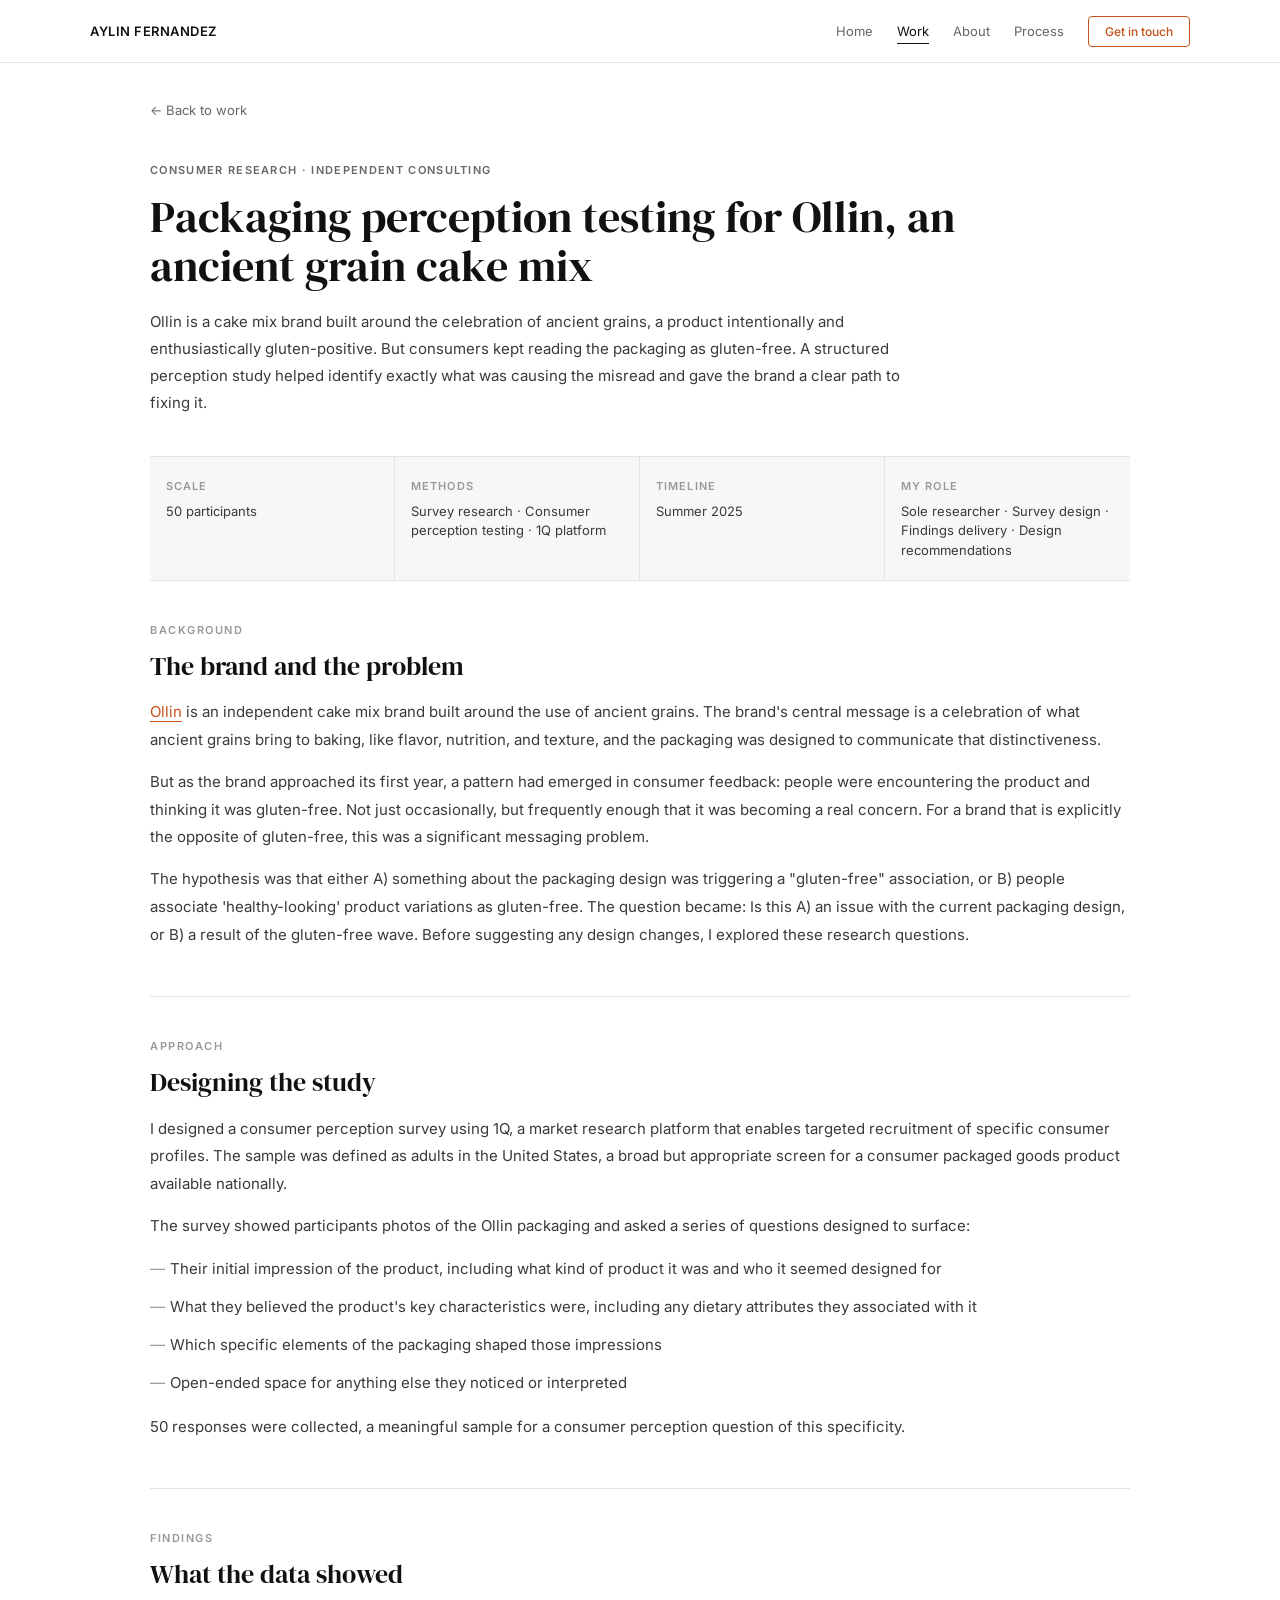
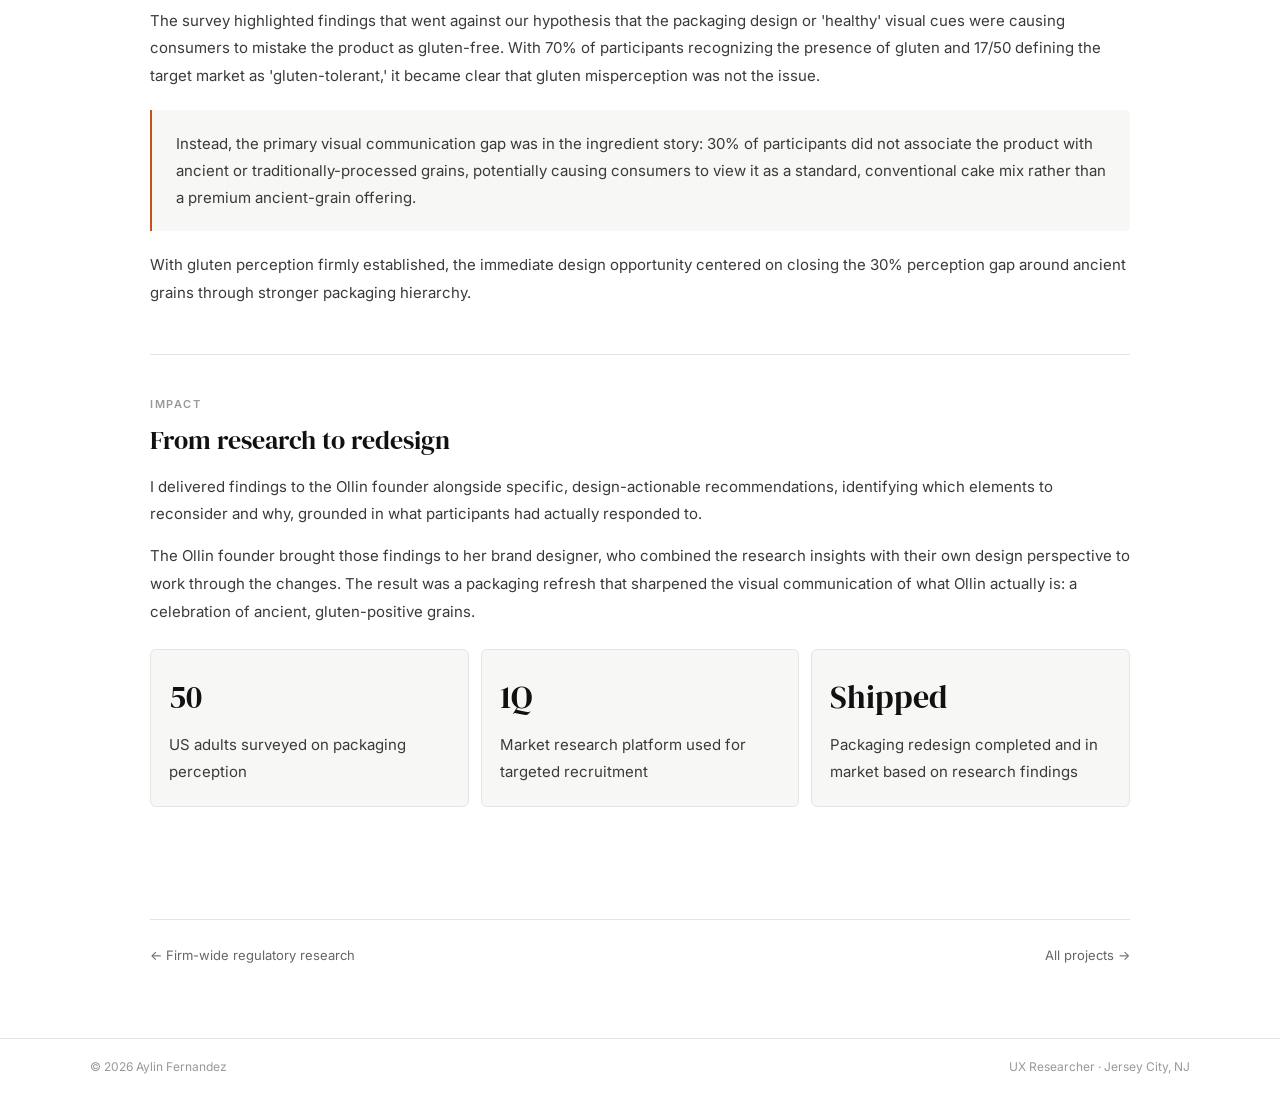
<file: project-ollin.html>
<!DOCTYPE html>
<html lang="en">
<head>
<meta charset="UTF-8">
<meta name="viewport" content="width=device-width, initial-scale=1.0">
<title>Ollin Packaging Research — Aylin Fernandez</title>
<link rel="stylesheet" href="shared.css">
<link rel="stylesheet" href="project.css">
</head>
<body>

<div class="nav-outer">
  <div class="nav-inner">
    <a href="index.html" class="nav-logo">Aylin Fernandez</a>
    <ul class="nav-links">
      <li><a href="index.html">Home</a></li>
      <li><a href="work.html" class="active">Work</a></li>
      <li><a href="about.html">About</a></li>
      <li><a href="process.html">Process</a></li>
      <li><a href="contact.html" class="nav-cta">Get in touch</a></li>
    </ul>
  </div>
</div>

<div class="content">
  <a href="work.html" class="back-link">← Back to work</a>
  <div class="proj-page-tag">Consumer Research · Independent Consulting</div>
  <h1 class="proj-page-title">Packaging perception testing for Ollin, an ancient grain cake mix</h1>
  <p class="proj-page-summary">Ollin is a cake mix brand built around the celebration of ancient grains, a product intentionally and enthusiastically gluten-positive. But consumers kept reading the packaging as gluten-free. A structured perception study helped identify exactly what was causing the misread and gave the brand a clear path to fixing it.</p>

  <div class="proj-meta-bar">
    <div class="proj-meta-cell"><div class="proj-meta-label">Scale</div><div class="proj-meta-val">50 participants</div></div>
    <div class="proj-meta-cell"><div class="proj-meta-label">Methods</div><div class="proj-meta-val">Survey research · Consumer perception testing · 1Q platform</div></div>
    <div class="proj-meta-cell"><div class="proj-meta-label">Timeline</div><div class="proj-meta-val">Summer 2025</div></div>
    <div class="proj-meta-cell"><div class="proj-meta-label">My role</div><div class="proj-meta-val">Sole researcher · Survey design · Findings delivery · Design recommendations</div></div>
  </div>

  <div class="proj-body">
    <div class="proj-section">
      <div class="proj-section-label">Background</div>
      <h2>The brand and the problem</h2>
      <p><a href="https://ollinyall.com" target="_blank" style="color: var(--accent); text-decoration: none; border-bottom: 1px solid var(--accent);">Ollin</a> is an independent cake mix brand built around the use of ancient grains. The brand's central message is a celebration of what ancient grains bring to baking, like flavor, nutrition, and texture, and the packaging was designed to communicate that distinctiveness.</p>
      <p>But as the brand approached its first year, a pattern had emerged in consumer feedback: people were encountering the product and thinking it was gluten-free. Not just occasionally, but frequently enough that it was becoming a real concern. For a brand that is explicitly the opposite of gluten-free, this was a significant messaging problem.</p>
      <p>The hypothesis was that either A) something about the packaging design was triggering a "gluten-free" association, or B) people associate 'healthy-looking' product variations as gluten-free. The question became: Is this A) an issue with the current packaging design, or B) a result of the gluten-free wave. Before suggesting any design changes, I explored these research questions.</p>
    </div>

    <div class="proj-divider"></div>

    <div class="proj-section">
      <div class="proj-section-label">Approach</div>
      <h2>Designing the study</h2>
      <p>I designed a consumer perception survey using 1Q, a market research platform that enables targeted recruitment of specific consumer profiles. The sample was defined as adults in the United States, a broad but appropriate screen for a consumer packaged goods product available nationally.</p>
      <p>The survey showed participants photos of the Ollin packaging and asked a series of questions designed to surface:</p>
      <ul class="finding-list">
        <li>Their initial impression of the product, including what kind of product it was and who it seemed designed for</li>
        <li>What they believed the product's key characteristics were, including any dietary attributes they associated with it</li>
        <li>Which specific elements of the packaging shaped those impressions</li>
        <li>Open-ended space for anything else they noticed or interpreted</li>
      </ul>
      <p>50 responses were collected, a meaningful sample for a consumer perception question of this specificity.</p>
    </div>

    <div class="proj-divider"></div>

    <div class="proj-section">
      <div class="proj-section-label">Findings</div>
      <h2>What the data showed</h2>
      <p>The survey highlighted findings that went against our hypothesis that the packaging design or 'healthy' visual cues were causing consumers to mistake the product as gluten-free. With 70% of participants recognizing the presence of gluten and 17/50 defining the target market as 'gluten-tolerant,' it became clear that gluten misperception was not the issue.</p>
      <div class="highlight-box">
        <p>Instead, the primary visual communication gap was in the ingredient story: 30% of participants did not associate the product with ancient or traditionally-processed grains, potentially causing consumers to view it as a standard, conventional cake mix rather than a premium ancient-grain offering.</p>
      </div>
      <p>With gluten perception firmly established, the immediate design opportunity centered on closing the 30% perception gap around ancient grains through stronger packaging hierarchy.</p>
    </div>

    <div class="proj-divider"></div>

    <div class="proj-section">
      <div class="proj-section-label">Impact</div>
      <h2>From research to redesign</h2>
      <p>I delivered findings to the Ollin founder alongside specific, design-actionable recommendations, identifying which elements to reconsider and why, grounded in what participants had actually responded to.</p>
      <p>The Ollin founder brought those findings to her brand designer, who combined the research insights with their own design perspective to work through the changes. The result was a packaging refresh that sharpened the visual communication of what Ollin actually is: a celebration of ancient, gluten-positive grains.</p>
      <div class="outcome-grid">
        <div class="outcome-card"><div class="outcome-num">50</div><p class="outcome-label">US adults surveyed on packaging perception</p></div>
        <div class="outcome-card"><div class="outcome-num">1Q</div><p class="outcome-label">Market research platform used for targeted recruitment</p></div>
        <div class="outcome-card"><div class="outcome-num">Shipped</div><p class="outcome-label">Packaging redesign completed and in market based on research findings</p></div>
      </div>
    </div>
  </div>

  <div class="proj-nav-row">
    <a href="project-regulatory.html" class="proj-nav-link">← Firm-wide regulatory research</a>
    <a href="work.html" class="proj-nav-link">All projects →</a>
  </div>
</div>

<div class="footer-outer">
  <div class="footer-inner">
    <span>© 2026 Aylin Fernandez</span>
    <span>UX Researcher · Jersey City, NJ</span>
  </div>
</div>

</body>
</html>
</file>
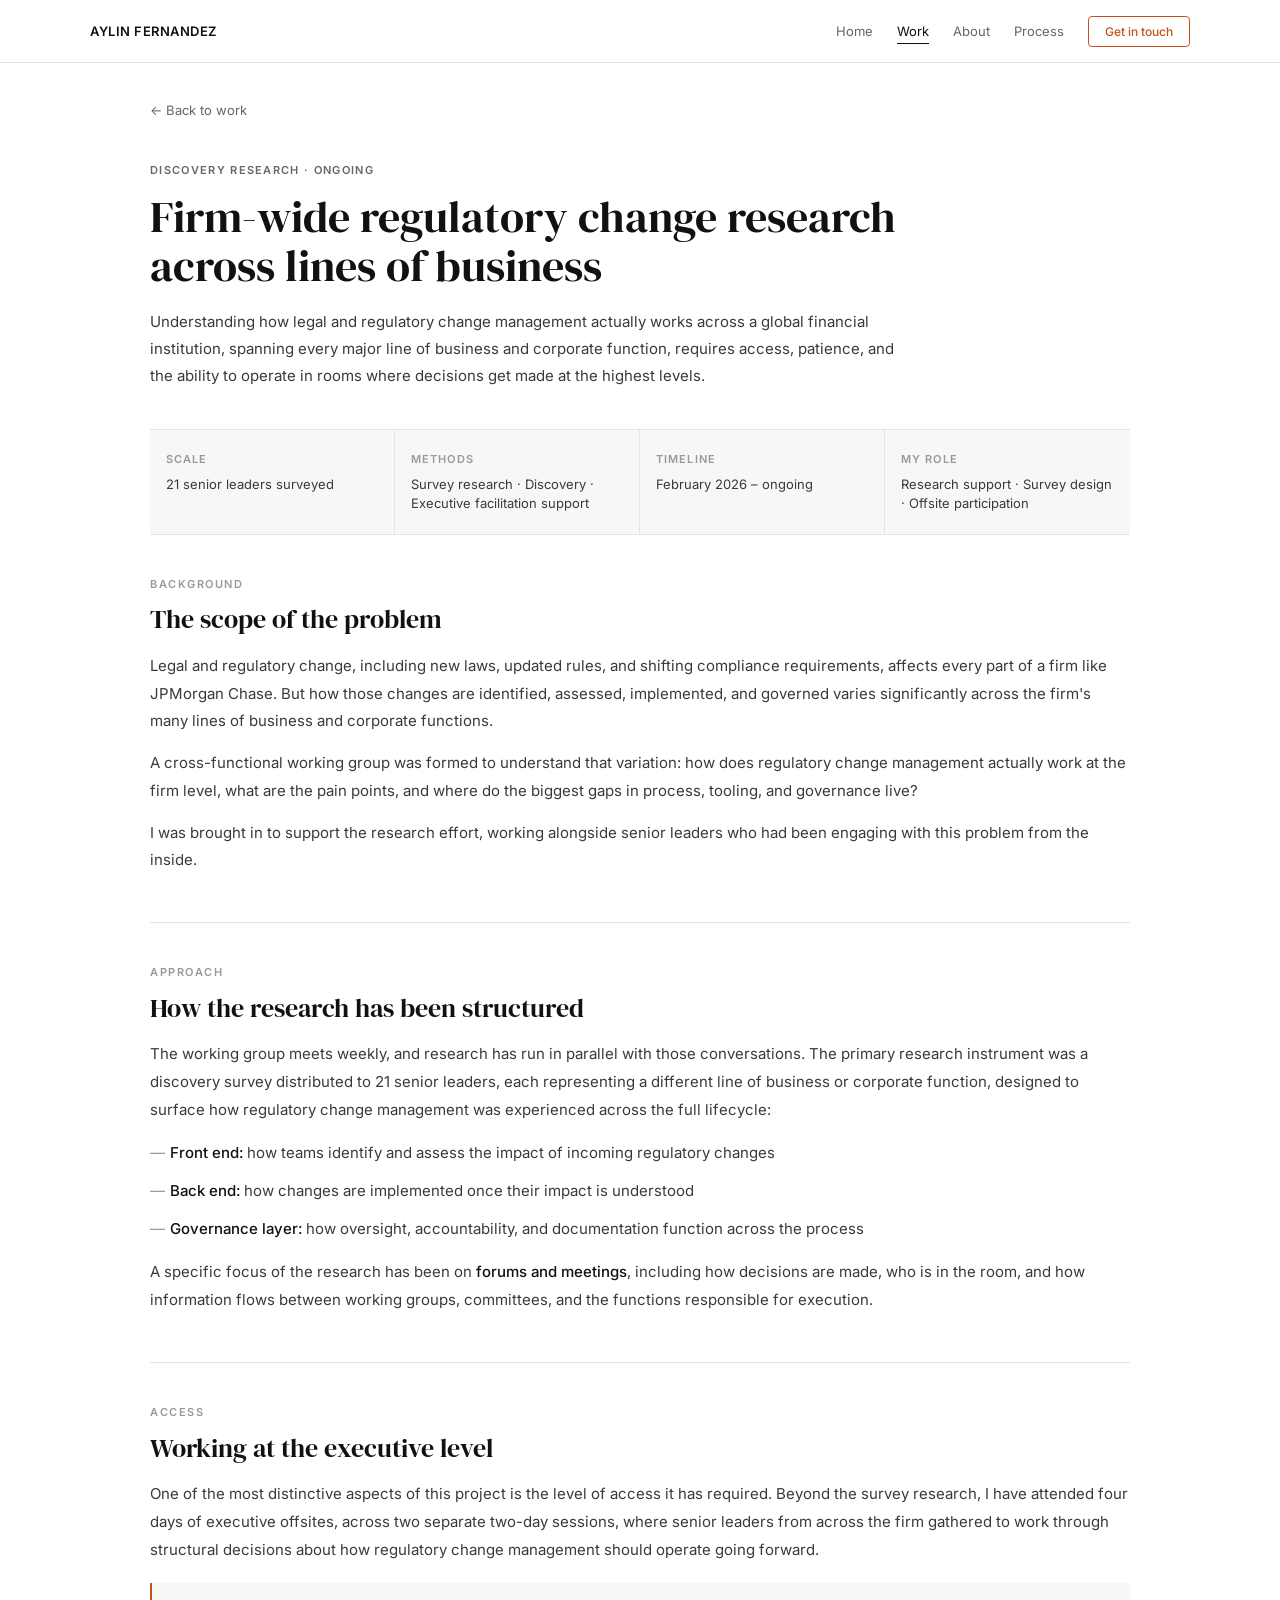
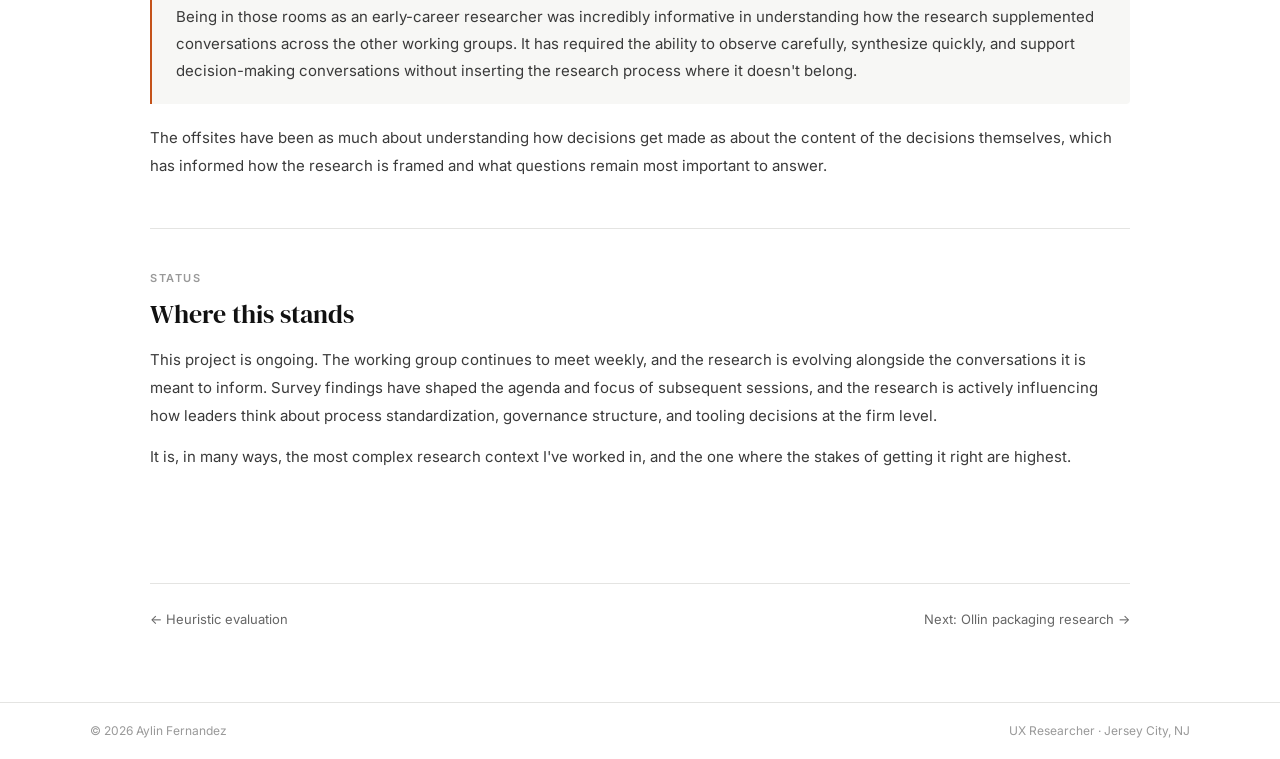
<file: project-regulatory.html>
<!DOCTYPE html>
<html lang="en">
<head>
<meta charset="UTF-8">
<meta name="viewport" content="width=device-width, initial-scale=1.0">
<title>Firm-Wide Regulatory Research — Aylin Fernandez</title>
<link rel="stylesheet" href="shared.css">
<link rel="stylesheet" href="project.css">
</head>
<body>

<div class="nav-outer">
  <div class="nav-inner">
    <a href="index.html" class="nav-logo">Aylin Fernandez</a>
    <ul class="nav-links">
      <li><a href="index.html">Home</a></li>
      <li><a href="work.html" class="active">Work</a></li>
      <li><a href="about.html">About</a></li>
      <li><a href="process.html">Process</a></li>
      <li><a href="contact.html" class="nav-cta">Get in touch</a></li>
    </ul>
  </div>
</div>

<div class="content">
  <a href="work.html" class="back-link">← Back to work</a>
  <div class="proj-page-tag">Discovery Research · Ongoing </div>
  <h1 class="proj-page-title">Firm-wide regulatory change research across lines of business</h1>
  <p class="proj-page-summary">Understanding how legal and regulatory change management actually works across a global financial institution, spanning every major line of business and corporate function, requires access, patience, and the ability to operate in rooms where decisions get made at the highest levels.</p>

  <div class="proj-meta-bar">
    <div class="proj-meta-cell"><div class="proj-meta-label">Scale</div><div class="proj-meta-val">21 senior leaders surveyed</div></div>
    <div class="proj-meta-cell"><div class="proj-meta-label">Methods</div><div class="proj-meta-val">Survey research · Discovery · Executive facilitation support</div></div>
    <div class="proj-meta-cell"><div class="proj-meta-label">Timeline</div><div class="proj-meta-val">February 2026 – ongoing</div></div>
    <div class="proj-meta-cell"><div class="proj-meta-label">My role</div><div class="proj-meta-val">Research support · Survey design · Offsite participation</div></div>
  </div>

  <div class="proj-body">
    <div class="proj-section">
      <div class="proj-section-label">Background</div>
      <h2>The scope of the problem</h2>
      <p>Legal and regulatory change, including new laws, updated rules, and shifting compliance requirements, affects every part of a firm like JPMorgan Chase. But how those changes are identified, assessed, implemented, and governed varies significantly across the firm's many lines of business and corporate functions.</p>
      <p>A cross-functional working group was formed to understand that variation: how does regulatory change management actually work at the firm level, what are the pain points, and where do the biggest gaps in process, tooling, and governance live?</p>
      <p>I was brought in to support the research effort, working alongside senior leaders who had been engaging with this problem from the inside.</p>
    </div>

    <div class="proj-divider"></div>

    <div class="proj-section">
      <div class="proj-section-label">Approach</div>
      <h2>How the research has been structured</h2>
      <p>The working group meets weekly, and research has run in parallel with those conversations. The primary research instrument was a discovery survey distributed to 21 senior leaders, each representing a different line of business or corporate function, designed to surface how regulatory change management was experienced across the full lifecycle:</p>
      <ul class="finding-list">
        <li><strong>Front end:</strong> how teams identify and assess the impact of incoming regulatory changes</li>
        <li><strong>Back end:</strong> how changes are implemented once their impact is understood</li>
        <li><strong>Governance layer:</strong> how oversight, accountability, and documentation function across the process</li>
      </ul>
      <p>A specific focus of the research has been on <strong>forums and meetings</strong>, including how decisions are made, who is in the room, and how information flows between working groups, committees, and the functions responsible for execution.</p>
    </div>

    <div class="proj-divider"></div>

    <div class="proj-section">
      <div class="proj-section-label">Access</div>
      <h2>Working at the executive level</h2>
      <p>One of the most distinctive aspects of this project is the level of access it has required. Beyond the survey research, I have attended four days of executive offsites, across two separate two-day sessions, where senior leaders from across the firm gathered to work through structural decisions about how regulatory change management should operate going forward.</p>
      <div class="highlight-box">
        <p>Being in those rooms as an early-career researcher was incredibly informative in understanding how the research supplemented conversations across the other working groups. It has required the ability to observe carefully, synthesize quickly, and support decision-making conversations without inserting the research process where it doesn't belong.</p>
      </div>
      <p>The offsites have been as much about understanding how decisions get made as about the content of the decisions themselves, which has informed how the research is framed and what questions remain most important to answer.</p>
    </div>

    <div class="proj-divider"></div>

    <div class="proj-section">
      <div class="proj-section-label">Status</div>
      <h2>Where this stands</h2>
      <p>This project is ongoing. The working group continues to meet weekly, and the research is evolving alongside the conversations it is meant to inform. Survey findings have shaped the agenda and focus of subsequent sessions, and the research is actively influencing how leaders think about process standardization, governance structure, and tooling decisions at the firm level.</p>
      <p>It is, in many ways, the most complex research context I've worked in, and the one where the stakes of getting it right are highest.</p>
    </div>
  </div>

  <div class="proj-nav-row">
    <a href="project-heuristic.html" class="proj-nav-link">← Heuristic evaluation</a>
    <a href="project-ollin.html" class="proj-nav-link">Next: Ollin packaging research →</a>
  </div>
</div>

<div class="footer-outer">
  <div class="footer-inner">
    <span>© 2026 Aylin Fernandez</span>
    <span>UX Researcher · Jersey City, NJ</span>
  </div>
</div>

</body>
</html>
</file>
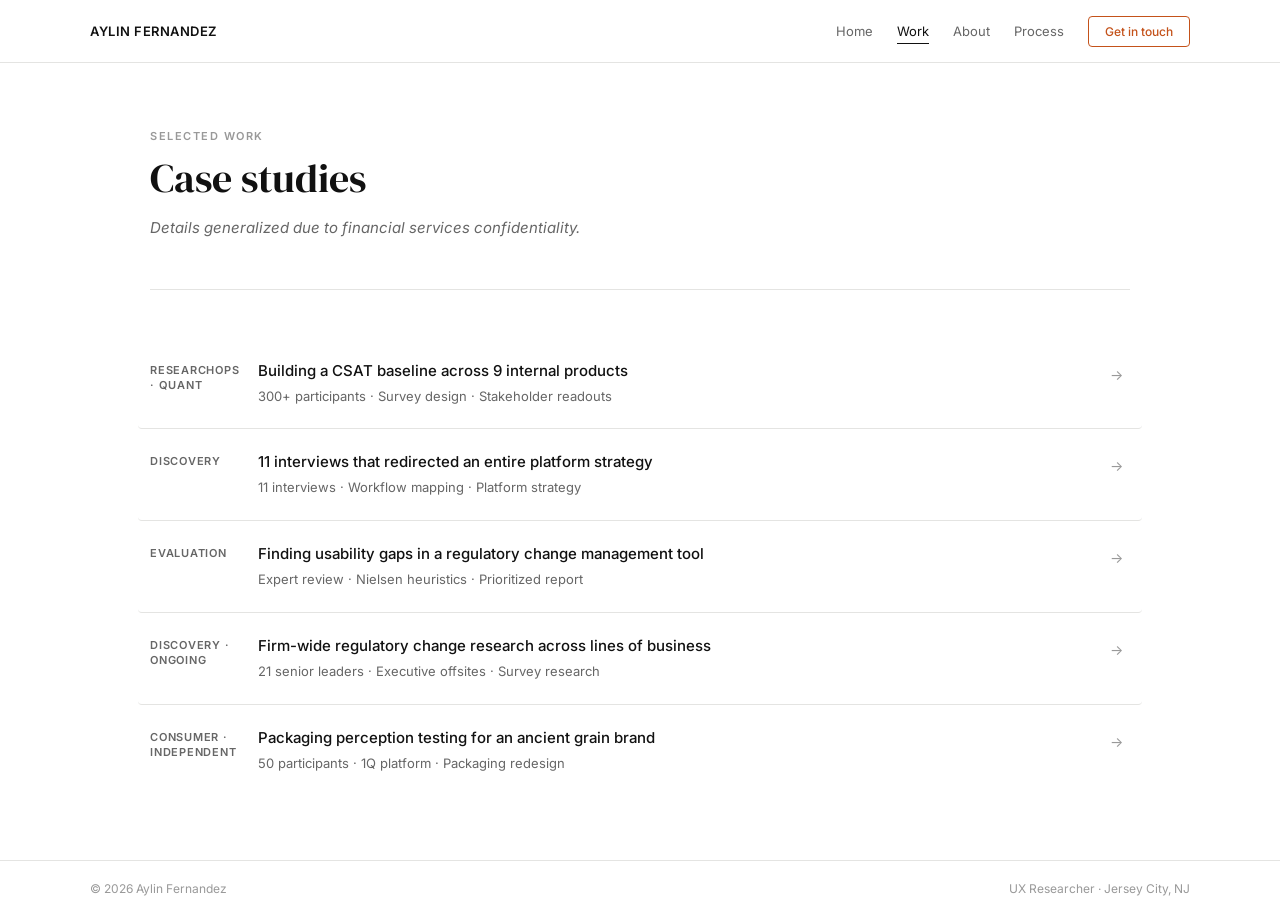
<file: work.html>
<!DOCTYPE html>
<html lang="en">
<head>
<meta charset="UTF-8">
<meta name="viewport" content="width=device-width, initial-scale=1.0">
<title>Work — Aylin Fernandez</title>
<link rel="stylesheet" href="shared.css">
<style>
.project-list { display: flex; flex-direction: column; margin-bottom: 64px; }
.project-row {
  display: grid;
  grid-template-columns: 88px 1fr 20px;
  gap: 20px;
  padding: 22px 0;
  border-bottom: 1px solid var(--border);
  align-items: start;
  text-decoration: none;
  color: inherit;
  transition: background 0.15s;
  border-radius: 4px;
  margin: 0 -12px;
  padding-left: 12px;
  padding-right: 12px;
}
.project-row:last-child { border-bottom: none; }
.project-row:hover { background: var(--surface); }
.project-row:hover .proj-arrow { color: var(--accent); transform: translateX(3px); }
.proj-tag {
  font-size: 11px;
  font-weight: 600;
  letter-spacing: 0.07em;
  text-transform: uppercase;
  color: var(--muted);
  padding-top: 3px;
  line-height: 1.4;
}
.proj-title { font-size: 15px; font-weight: 500; color: var(--ink); margin-bottom: 5px; line-height: 1.4; }
.proj-desc { font-size: 13px; color: var(--muted); line-height: 1.6; }
.proj-arrow { font-size: 14px; color: var(--light); padding-top: 3px; transition: all 0.15s; }

@media (max-width: 768px) {
  .project-row { grid-template-columns: 64px 1fr 16px; gap: 12px; }
}
</style>
</head>
<body>

<div class="nav-outer">
  <div class="nav-inner">
    <a href="index.html" class="nav-logo">Aylin Fernandez</a>
    <ul class="nav-links">
      <li><a href="index.html">Home</a></li>
      <li><a href="work.html" class="active">Work</a></li>
      <li><a href="about.html">About</a></li>
      <li><a href="process.html">Process</a></li>
      <li><a href="contact.html" class="nav-cta">Get in touch</a></li>
    </ul>
  </div>
</div>

<div class="content">
  <div class="page-header">
    <div class="page-label">Selected work</div>
    <h1 class="page-title">Case studies</h1>
    <p class="page-intro">Details generalized due to financial services confidentiality.</p>
  </div>

  <div class="project-list">
    <a href="project-csat.html" class="project-row">
      <div class="proj-tag">ResearchOps · Quant</div>
      <div><div class="proj-title">Building a CSAT baseline across 9 internal products</div><div class="proj-desc">300+ participants · Survey design · Stakeholder readouts</div></div>
      <div class="proj-arrow">→</div>
    </a>
    <a href="project-analytics.html" class="project-row">
      <div class="proj-tag">Discovery</div>
      <div><div class="proj-title">11 interviews that redirected an entire platform strategy</div><div class="proj-desc">11 interviews · Workflow mapping · Platform strategy</div></div>
      <div class="proj-arrow">→</div>
    </a>
    <a href="project-heuristic.html" class="project-row">
      <div class="proj-tag">Evaluation</div>
      <div><div class="proj-title">Finding usability gaps in a regulatory change management tool</div><div class="proj-desc">Expert review · Nielsen heuristics · Prioritized report</div></div>
      <div class="proj-arrow">→</div>
    </a>
    <a href="project-regulatory.html" class="project-row">
      <div class="proj-tag">Discovery · Ongoing</div>
      <div><div class="proj-title">Firm-wide regulatory change research across lines of business</div><div class="proj-desc">21 senior leaders · Executive offsites · Survey research</div></div>
      <div class="proj-arrow">→</div>
    </a>
    <a href="project-ollin.html" class="project-row">
      <div class="proj-tag">Consumer · Independent</div>
      <div><div class="proj-title">Packaging perception testing for an ancient grain brand</div><div class="proj-desc">50 participants · 1Q platform · Packaging redesign</div></div>
      <div class="proj-arrow">→</div>
    </a>
  </div>
</div>

<div class="footer-outer">
  <div class="footer-inner">
    <span>© 2026 Aylin Fernandez</span>
    <span>UX Researcher · Jersey City, NJ</span>
  </div>
</div>

</body>
</html>
</file>
<file: shared.css>
@import url('https://fonts.googleapis.com/css2?family=DM+Serif+Display:ital@0;1&family=Inter:wght@300;400;500;600&display=swap');

*, *::before, *::after { margin: 0; padding: 0; box-sizing: border-box; }

:root {
  --ink:          #111111;
  --ink2:         #3A3A3A;
  --muted:        #666666;
  --light:        #999999;
  --bg:           #FFFFFF;
  --surface:      #F7F7F5;
  --border:       #E4E4E2;
  --accent:       #C4521A;
  --accent-light: #FDF0E8;
  --serif: 'DM Serif Display', Georgia, serif;
  --sans:  'Inter', system-ui, sans-serif;
}

html { scroll-behavior: smooth; }

body {
  font-family: var(--sans);
  background: var(--bg);
  color: var(--ink);
  font-size: 15px;
  line-height: 1.7;
  -webkit-font-smoothing: antialiased;
}

/* NAV */
.nav-outer {
  border-bottom: 1px solid var(--border);
  position: sticky;
  top: 0;
  background: rgba(255, 255, 255, 0.97);
  backdrop-filter: blur(8px);
  z-index: 100;
  padding: 0 60px;
}
.nav-inner {
  max-width: 1100px;
  margin: 0 auto;
  display: flex;
  justify-content: space-between;
  align-items: center;
  padding: 18px 0;
}
.nav-logo {
  font-size: 13px;
  font-weight: 600;
  letter-spacing: 0.04em;
  text-transform: uppercase;
  color: var(--ink);
  text-decoration: none;
  transition: color 0.15s;
}
.nav-logo:hover { color: var(--accent); }
.nav-links {
  display: flex;
  gap: 24px;
  list-style: none;
  align-items: center;
}
.nav-links a {
  font-size: 13px;
  color: var(--muted);
  text-decoration: none;
  padding: 4px 0;
  border-bottom: 1.5px solid transparent;
  transition: all 0.15s;
}
.nav-links a:hover { color: var(--ink); }
.nav-links a.active { color: var(--ink); border-bottom-color: var(--ink); }
.nav-cta {
  font-size: 12px !important;
  font-weight: 500 !important;
  color: var(--accent) !important;
  border: 1px solid var(--accent) !important;
  padding: 7px 16px !important;
  border-radius: 4px;
  border-bottom: 1px solid var(--accent) !important;
  transition: background 0.15s !important;
}
.nav-cta:hover { background: var(--accent-light) !important; }

/* CONTENT WRAPPER */
.content {
  max-width: 1100px;
  margin: 0 auto;
  padding: 0 60px;
}

/* PAGE HEADER */
.page-header {
  padding: 64px 0 48px;
  border-bottom: 1px solid var(--border);
  margin-bottom: 48px;
}
.page-label {
  font-size: 11px;
  font-weight: 600;
  letter-spacing: 0.14em;
  text-transform: uppercase;
  color: var(--light);
  margin-bottom: 10px;
}
.page-title {
  font-family: var(--serif);
  font-size: 40px;
  font-weight: 400;
  color: var(--ink);
  line-height: 1.15;
}
.page-intro {
  font-size: 15px;
  color: var(--muted);
  margin-top: 14px;
  font-style: italic;
  max-width: 680px;
}

/* FOOTER */
.footer-outer {
  border-top: 1px solid var(--border);
  padding: 0 60px;
  margin-top: auto;
}
.footer-inner {
  max-width: 1100px;
  margin: 0 auto;
  padding: 18px 0;
  display: flex;
  justify-content: space-between;
  align-items: center;
}
.footer-inner span { font-size: 12px; color: var(--light); }

/* RESPONSIVE */
@media (max-width: 768px) {
  .nav-outer { padding: 0 24px; }
  .content { padding: 0 24px; }
  .footer-outer { padding: 0 24px; }
  .nav-links { gap: 16px; }
  .nav-links a { font-size: 12px; }
}
</file>
<file: project.css>
/* Shared styles for all project pages */

.back-link {
  display: inline-flex;
  align-items: center;
  gap: 6px;
  font-size: 13px;
  color: var(--muted);
  text-decoration: none;
  margin: 36px 0 40px;
  transition: color 0.15s;
}
.back-link:hover { color: var(--ink); }

.proj-page-tag {
  font-size: 11px;
  font-weight: 600;
  letter-spacing: 0.12em;
  text-transform: uppercase;
  color: var(--muted);
  margin-bottom: 14px;
}
.proj-page-title {
  font-family: var(--serif);
  font-size: clamp(32px, 5vw, 44px);
  font-weight: 400;
  line-height: 1.1;
  color: var(--ink);
  margin-bottom: 18px;
  max-width: 820px;
}
.proj-page-summary {
  font-size: 15px;
  color: var(--ink2);
  line-height: 1.8;
  max-width: 760px;
}

.proj-meta-bar {
  display: grid;
  grid-template-columns: repeat(4, 1fr);
  border-top: 1px solid var(--border);
  border-bottom: 1px solid var(--border);
  margin: 40px 0;
  background: var(--surface);
}
.proj-meta-cell { padding: 20px 16px; }
.proj-meta-cell:not(:last-child) { border-right: 1px solid var(--border); }
.proj-meta-label {
  font-size: 11px;
  font-weight: 600;
  letter-spacing: 0.1em;
  text-transform: uppercase;
  color: var(--light);
  margin-bottom: 6px;
}
.proj-meta-val { font-size: 13px; color: var(--ink2); line-height: 1.5; }

.proj-body { padding-bottom: 64px; }
.proj-section { margin-bottom: 48px; }
.proj-section-label {
  font-size: 11px;
  font-weight: 600;
  letter-spacing: 0.14em;
  text-transform: uppercase;
  color: var(--light);
  margin-bottom: 10px;
}
.proj-section h2 {
  font-family: var(--serif);
  font-size: 26px;
  font-weight: 400;
  color: var(--ink);
  margin-bottom: 16px;
  line-height: 1.25;
}
.proj-section p {
  font-size: 15px;
  color: var(--ink2);
  line-height: 1.85;
  margin-bottom: 14px;
}
.proj-section p:last-child { margin-bottom: 0; }
.proj-section strong { color: var(--ink); font-weight: 500; }

.finding-list {
  list-style: none;
  margin: 16px 0;
  display: flex;
  flex-direction: column;
  gap: 12px;
}
.finding-list li {
  font-size: 15px;
  color: var(--ink2);
  line-height: 1.75;
  padding-left: 20px;
  position: relative;
}
.finding-list li::before {
  content: '—';
  position: absolute;
  left: 0;
  color: var(--light);
}

.highlight-box {
  background: var(--surface);
  border-left: 2px solid var(--accent);
  padding: 20px 24px;
  border-radius: 0 4px 4px 0;
  margin: 20px 0;
}
.highlight-box p {
  font-size: 15px;
  color: var(--ink2);
  line-height: 1.8;
  margin: 0;
}
.highlight-box strong { color: var(--ink); font-weight: 500; }

.outcome-grid {
  display: grid;
  grid-template-columns: repeat(3, 1fr);
  gap: 12px;
  margin: 24px 0;
}
.outcome-card {
  background: var(--surface);
  border: 1px solid var(--border);
  border-radius: 6px;
  padding: 20px 18px;
}
.outcome-num {
  font-family: var(--serif);
  font-size: 32px;
  color: var(--ink);
  font-weight: 400;
  margin-bottom: 6px;
}
.outcome-label { font-size: 13px; color: var(--muted); line-height: 1.5; }

.proj-divider { height: 1px; background: var(--border); margin: 40px 0; }

.proj-nav-row {
  display: flex;
  justify-content: space-between;
  align-items: center;
  padding: 24px 0;
  border-top: 1px solid var(--border);
  margin-bottom: 48px;
}
.proj-nav-link {
  font-size: 13px;
  color: var(--muted);
  text-decoration: none;
  transition: color 0.15s;
}
.proj-nav-link:hover { color: var(--ink); }

@media (max-width: 768px) {
  .proj-meta-bar { grid-template-columns: 1fr 1fr; }
  .proj-meta-cell:nth-child(2) { border-right: none; }
  .proj-meta-cell:nth-child(1),
  .proj-meta-cell:nth-child(2) { border-bottom: 1px solid var(--border); }
  .outcome-grid { grid-template-columns: 1fr; }
}
</file>
